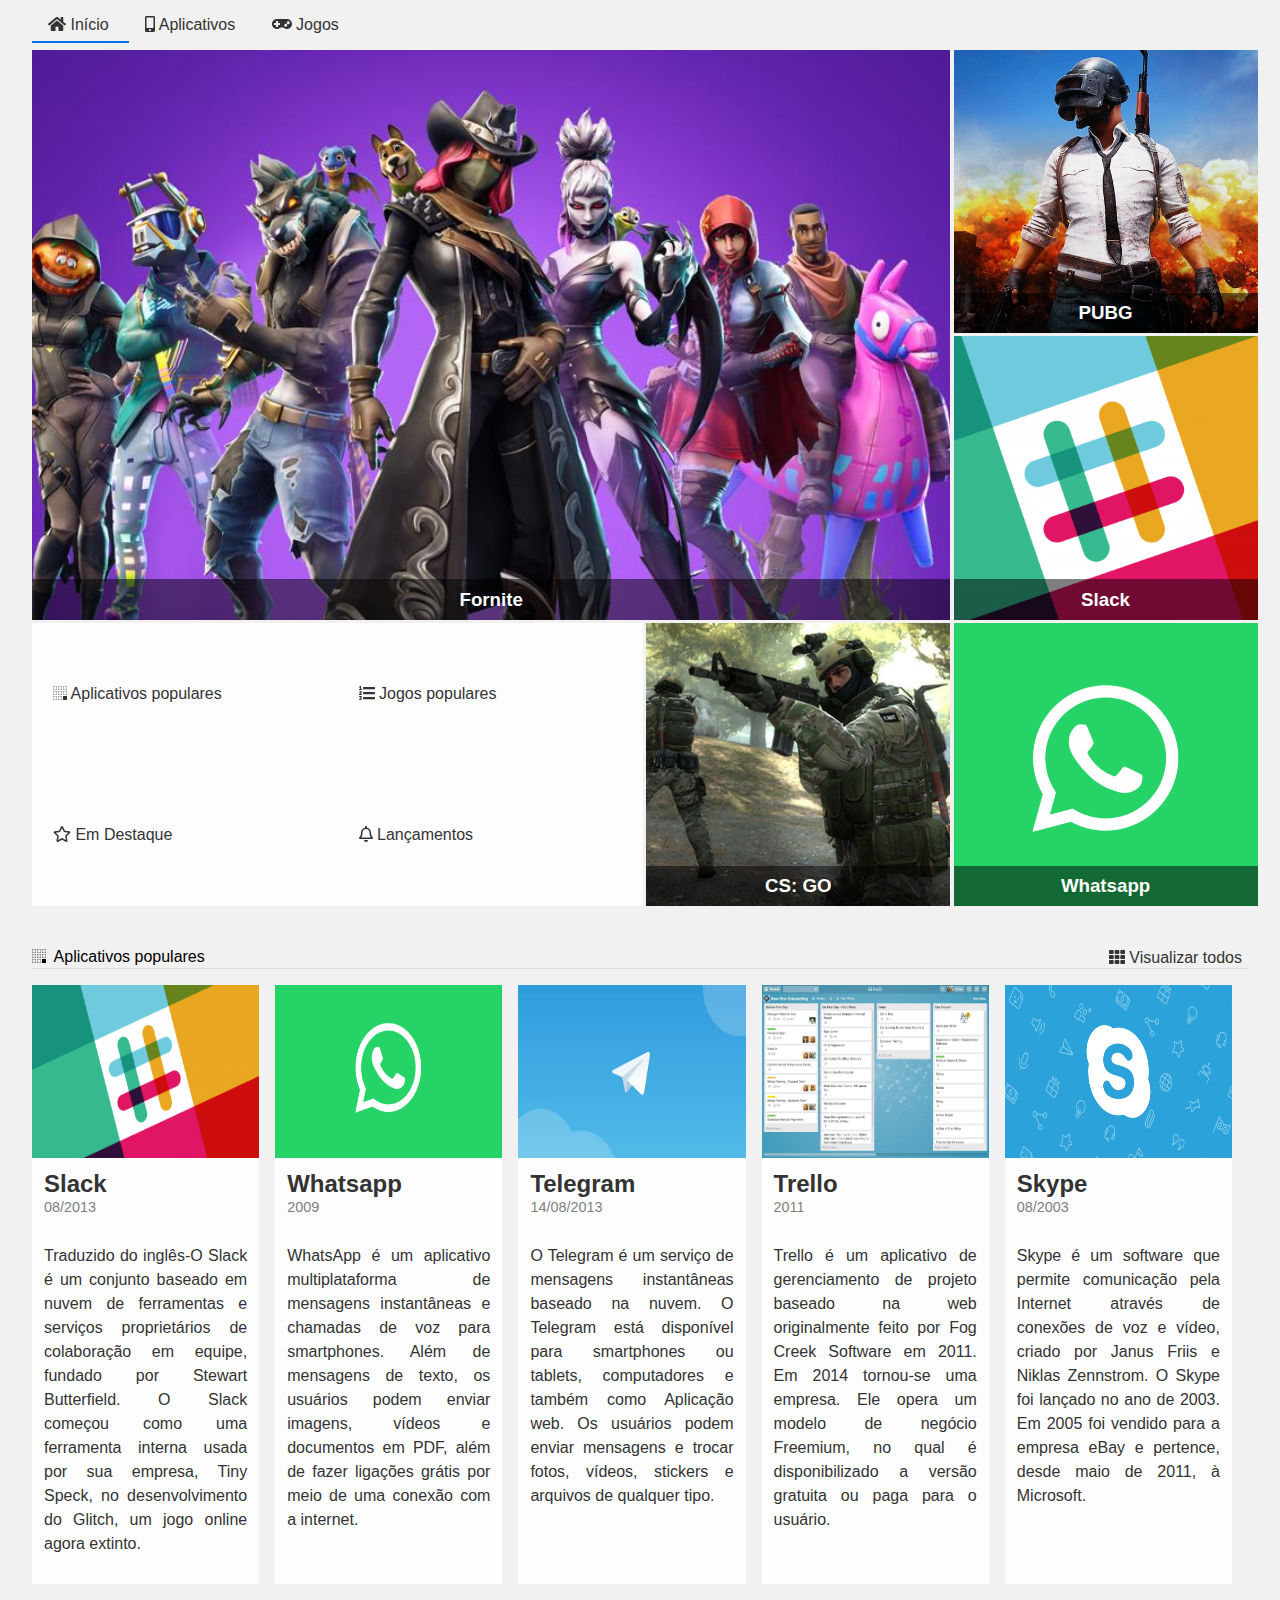
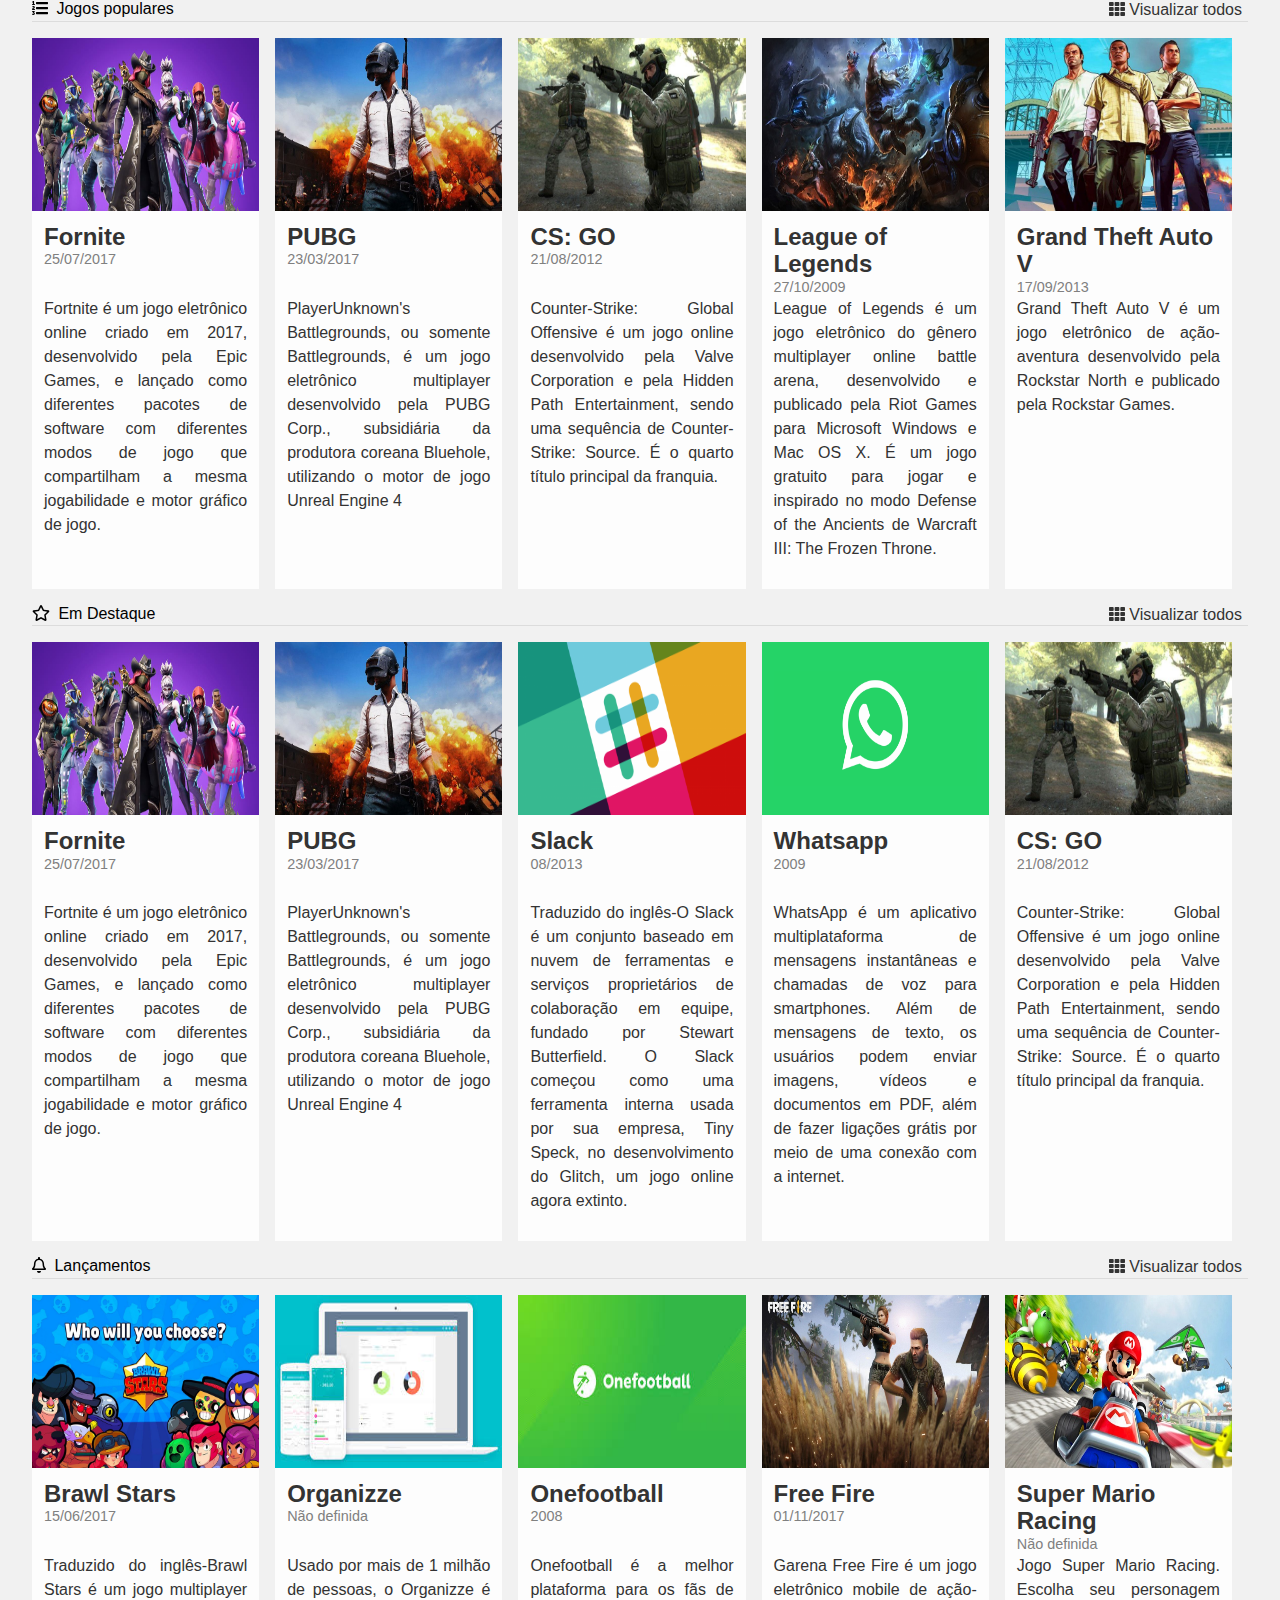
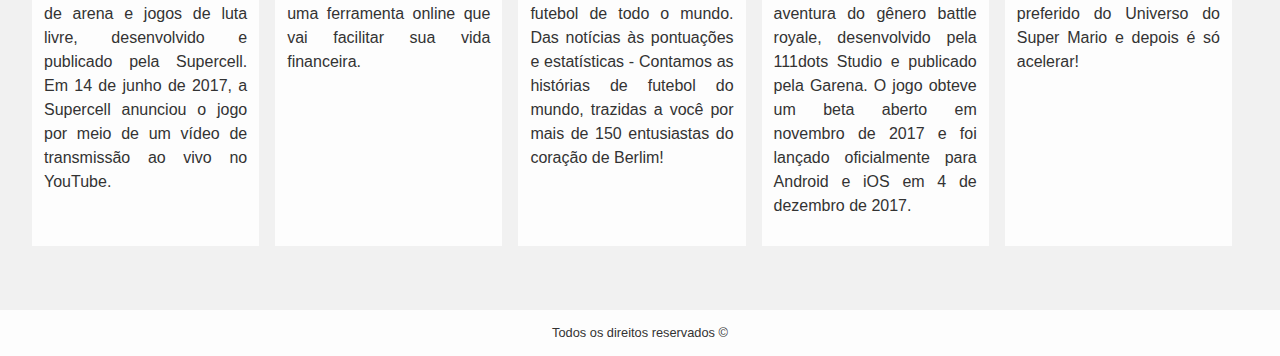
<file: ENGENHEIRO FRONT-END/CSS GRID/curso-alura-css-grid-layout-master/index.html>
<!DOCTYPE html>
<html lang="en">
<head>
    <meta charset="UTF-8">
    <meta name="viewport" content="width=device-width, initial-scale=1.0">
    <meta http-equiv="X-UA-Compatible" content="ie=edge">
    <title>Alura Store | Baixe nossos aplicativos e jogos</title>
    <link href="./assets/css/normalize.css" rel="stylesheet">
    <link href="./assets/css/reset.css" rel="stylesheet">
    <link href="./assets/css/style.css" rel="stylesheet">
    <link href="./assets/css/destaques.css" rel="stylesheet">
    <link href="./assets/css/populares.css" rel="stylesheet">
    <link href="./assets/css/menu.css" rel="stylesheet">
    <link href="./assets/css/responsivo.css" rel="stylesheet">
</head>
<body class="app">
    <header class="cabecalho">
        <nav class="menu">
            <ul class="menu__lista">
                <li class="menu__item">
                    <a class="menu__link ativo" href="#">
                        <i class="fas fa-home"></i>
                        Início
                    </a>
                    <a class="menu__link" href="#">
                        <i class="fas fa-mobile-alt"></i>
                        Aplicativos</a>
                    <a class="menu__link" href="#">
                        <i class="fas fa-gamepad"></i>
                        Jogos
                    </a>
                </li>
            </ul>
        </nav>
    </header>
    <main class="conteudo">
        <section class="destaques">
            <div class="destaques__principal caixa">
                <h3 class="destaques__titulo">Fornite</h3>
            </div>
            <div class="destaques__secundario caixa">
                <h3 class="destaques__titulo">PUBG</h3>
            </div>
            <div class="destaques__secundario caixa">
                <h3 class="destaques__titulo">Slack</h3>
            </div>
            <div class="destaques__secundario caixa">
                <h3 class="destaques__titulo">Whatsapp</h3>
            </div>
            <div class="destaques__secundario caixa">
                <h3 class="destaques__titulo">CS: GO</h3>
            </div>
            <div class="destaques__categorias">
                <ul class="destaques__categorias___lista">
                    <li class="destaques__categorias___item">
                        <a class="destaques__categorias___link" href="#">
                            <i class="destaques__categorias___icone fab fa-buromobelexperte"></i>
                            Aplicativos populares
                        </a>
                    </li>
                    <li class="destaques__categorias___item">
                        <a class="destaques__categorias___link" href="#">
                            <i class="fas fa-list-ol"></i>
                            Jogos populares
                        </a>
                    </li>
                    <li class="destaques__categorias___item">
                        <a class="destaques__categorias___link" href="#">
                            <i class="far fa-star"></i>
                            Em Destaque
                        </a>
                    </li>
                    <li class="destaques__categorias___item">
                        <a class="destaques__categorias___link" href="#">
                            <i class="far fa-bell"></i>
                            Lançamentos
                        </a>
                    </li>
                </ul>
            </div>
        </section>
        <section class="populares">
            <div class="populares__itens">
                <div class="populares__info">
                    <div class="populares__cabecalho">
                        <h4 class="populares__titulo">
                            <i class="populares__icone fab fa-buromobelexperte"></i>
                            Aplicativos populares
                        </h4>
                        <button class="populares__botao">
                            <i class="fas fa-th"></i>
                            Visualizar todos
                        </button>
                    </div>
                </div>
                <div class="populares__conteudo">
                    <div class="populares__card">
                        <img class="populares__card___imagem" src="./assets/img/slack.png"></img>
                        <div class="populares__card___corpo">
                            <div class="populares__card___cabecalho">
                                <h5 class="populares__card___titulo">Slack</h5>
                                <time class="populares__card___data" datetime="2013-08-01">08/2013</time>
                            </div>
                            <div class="populares__card___descricao">
                                Traduzido do inglês-O Slack é um conjunto baseado em nuvem de ferramentas e serviços proprietários de colaboração em equipe, fundado por Stewart Butterfield. O Slack começou como uma ferramenta interna usada por sua empresa, Tiny Speck, no desenvolvimento do Glitch, um jogo online agora extinto.
                            </div>
                        </div>
                    </div>
                    <div class="populares__card">
                        <img class="populares__card___imagem" src="./assets/img/whatsapp.png"></img>
                        <div class="populares__card___corpo">
                            <div class="populares__card___cabecalho">
                                <h5 class="populares__card___titulo">Whatsapp</h5>
                                <time class="populares__card___data" datetime="20090-01-01">2009</time>
                            </div>
                            <div class="populares__card___descricao">
                                WhatsApp é um aplicativo multiplataforma de mensagens instantâneas e chamadas de voz para smartphones. Além de mensagens de texto, os usuários podem enviar imagens, vídeos e documentos em PDF, além de fazer ligações grátis por meio de uma conexão com a internet.
                            </div>
                        </div>
                    </div>
                    <div class="populares__card">
                        <img class="populares__card___imagem" src="./assets/img/telegram.jpeg"></img>
                        <div class="populares__card___corpo">
                            <div class="populares__card___cabecalho">
                                <h5 class="populares__card___titulo">Telegram</h5>
                                <time class="populares__card___data" datetime="2013-08-14">14/08/2013</time>
                            </div>
                            <div class="populares__card___descricao">
                                O Telegram é um serviço de mensagens instantâneas baseado na nuvem. O Telegram está disponível para smartphones ou tablets, computadores e também como Aplicação web. Os usuários podem enviar mensagens e trocar fotos, vídeos, stickers e arquivos de qualquer tipo.
                            </div>
                        </div>
                    </div>
                    <div class="populares__card">
                        <img class="populares__card___imagem" src="./assets/img/trello.jpg"></img>
                        <div class="populares__card___corpo">
                            <div class="populares__card___cabecalho">
                                <h5 class="populares__card___titulo">Trello</h5>
                                <time class="populares__card___data" datetime="2011-01-01">2011</time>
                            </div>
                            <div class="populares__card___descricao">
                                Trello é um aplicativo de gerenciamento de projeto baseado na web originalmente feito por Fog Creek Software em 2011. Em 2014 tornou-se uma empresa. Ele opera um modelo de negócio Freemium, no qual é disponibilizado a versão gratuita ou paga para o usuário.
                            </div>
                        </div>
                    </div>
                    <div class="populares__card">
                        <img class="populares__card___imagem" src="./assets/img/skype.png"></img>
                        <div class="populares__card___corpo">
                            <div class="populares__card___cabecalho">
                                <h5 class="populares__card___titulo">Skype</h5>
                                <time class="populares__card___data" datetime="2003-08-01">08/2003</time>
                            </div>
                            <div class="populares__card___descricao">
                                Skype é um software que permite comunicação pela Internet através de conexões de voz e vídeo, criado por Janus Friis e Niklas Zennstrom. O Skype foi lançado no ano de 2003. Em 2005 foi vendido para a empresa eBay e pertence, desde maio de 2011, à Microsoft.
                            </div>
                        </div>
                    </div>
                </div>
            </div>
            <div class="populares__itens">
                <div class="populares__info">
                    <div class="populares__cabecalho">
                        <h4 class="populares__titulo">
                            <i class="populares__icone fas fa-list-ol"></i>
                            Jogos populares
                        </h4>
                        <button class="populares__botao">
                            <i class="fas fa-th"></i>
                            Visualizar todos
                        </button>
                    </div>
                </div>
                <div class="populares__conteudo">
                    <div class="populares__card">
                        <img class="populares__card___imagem" src="./assets/img/fortnite.jpg"></img>
                        <div class="populares__card___corpo">
                            <div class="populares__card___cabecalho">
                                <h5 class="populares__card___titulo">Fornite</h5>
                                <time class="populares__card___data" datetime="2017-07-25">25/07/2017</time>
                            </div>
                            <div class="populares__card___descricao">
                                Fortnite é um jogo eletrônico online criado em 2017, desenvolvido pela Epic Games, e lançado como diferentes pacotes de software com diferentes modos de jogo que compartilham a mesma jogabilidade e motor gráfico de jogo.
                            </div>
                        </div>
                    </div>
                    <div class="populares__card">
                        <img class="populares__card___imagem" src="./assets/img/pubg.jpg"></img>
                        <div class="populares__card___corpo">
                            <div class="populares__card___cabecalho">
                                <h5 class="populares__card___titulo">PUBG</h5>
                                <time class="populares__card___data" datetime="2017-03-23">23/03/2017</time>
                            </div>
                            <div class="populares__card___descricao">
                                PlayerUnknown's Battlegrounds, ou somente Battlegrounds, é um jogo eletrônico multiplayer desenvolvido pela PUBG Corp., subsidiária da produtora coreana Bluehole, utilizando o motor de jogo Unreal Engine 4
                            </div>
                        </div>
                    </div>
                    <div class="populares__card">
                        <img class="populares__card___imagem" src="./assets/img/cs-go.jpg"></img>
                        <div class="populares__card___corpo">
                            <div class="populares__card___cabecalho">
                                <h5 class="populares__card___titulo">CS: GO</h5>
                                <time class="populares__card___data" datetime="2012-08-21">21/08/2012</time>
                            </div>
                            <div class="populares__card___descricao">
                                Counter-Strike: Global Offensive é um jogo online desenvolvido pela Valve Corporation e pela Hidden Path Entertainment, sendo uma sequência de Counter-Strike: Source. É o quarto título principal da franquia.
                            </div>
                        </div>
                    </div>
                    <div class="populares__card">
                        <img class="populares__card___imagem" src="./assets/img/lol.jpg"></img>
                        <div class="populares__card___corpo">
                            <div class="populares__card___cabecalho">
                                <h5 class="populares__card___titulo">League of Legends</h5>
                                <time class="populares__card___data" datetime="2009-10-27">27/10/2009</time>
                            </div>
                            <div class="populares__card___descricao">
                                League of Legends é um jogo eletrônico do gênero multiplayer online battle arena, desenvolvido e publicado pela Riot Games para Microsoft Windows e Mac OS X. É um jogo gratuito para jogar e inspirado no modo Defense of the Ancients de Warcraft III: The Frozen Throne.
                            </div>
                        </div>
                    </div>
                    <div class="populares__card">
                        <img class="populares__card___imagem" src="./assets/img/gta-v.jpg"></img>
                        <div class="populares__card___corpo">
                            <div class="populares__card___cabecalho">
                                <h5 class="populares__card___titulo">Grand Theft Auto V</h5>
                                <time class="populares__card___data" datetime="2013-09-17">17/09/2013</time>
                            </div>
                            <div class="populares__card___descricao">
                                Grand Theft Auto V é um jogo eletrônico de ação-aventura desenvolvido pela Rockstar North e publicado pela Rockstar Games.
                            </div>
                        </div>
                    </div>
                </div>
            </div>
            <div class="populares__itens">
                <div class="populares__info">
                    <div class="populares__cabecalho">
                        <h4 class="populares__titulo">
                            <i class="populares__icone far fa-star"></i>
                            Em Destaque
                        </h4>
                        <button class="populares__botao">
                            <i class="fas fa-th"></i>
                            Visualizar todos
                        </button>
                    </div>
                </div>
                <div class="populares__conteudo">
                    <div class="populares__card">
                        <img class="populares__card___imagem" src="./assets/img/fortnite.jpg"></img>
                        <div class="populares__card___corpo">
                            <div class="populares__card___cabecalho">
                                <h5 class="populares__card___titulo">Fornite</h5>
                                <time class="populares__card___data" datetime="2017-07-25">25/07/2017</time>
                            </div>
                            <div class="populares__card___descricao">
                                Fortnite é um jogo eletrônico online criado em 2017, desenvolvido pela Epic Games, e lançado como diferentes pacotes de software com diferentes modos de jogo que compartilham a mesma jogabilidade e motor gráfico de jogo.
                            </div>
                        </div>
                    </div>
                    <div class="populares__card">
                        <img class="populares__card___imagem" src="./assets/img/pubg.jpg"></img>
                        <div class="populares__card___corpo">
                            <div class="populares__card___cabecalho">
                                <h5 class="populares__card___titulo">PUBG</h5>
                                <time class="populares__card___data" datetime="2017-03-23">23/03/2017</time>
                            </div>
                            <div class="populares__card___descricao">
                                PlayerUnknown's Battlegrounds, ou somente Battlegrounds, é um jogo eletrônico multiplayer desenvolvido pela PUBG Corp., subsidiária da produtora coreana Bluehole, utilizando o motor de jogo Unreal Engine 4
                            </div>
                        </div>
                    </div>
                    <div class="populares__card">
                        <img class="populares__card___imagem" src="./assets/img/slack.png"></img>
                        <div class="populares__card___corpo">
                            <div class="populares__card___cabecalho">
                                <h5 class="populares__card___titulo">Slack</h5>
                                <time class="populares__card___data" datetime="2013-08-01">08/2013</time>
                            </div>
                            <div class="populares__card___descricao">
                                Traduzido do inglês-O Slack é um conjunto baseado em nuvem de ferramentas e serviços proprietários de colaboração em equipe, fundado por Stewart Butterfield. O Slack começou como uma ferramenta interna usada por sua empresa, Tiny Speck, no desenvolvimento do Glitch, um jogo online agora extinto.
                            </div>
                        </div>
                    </div>
                    <div class="populares__card">
                        <img class="populares__card___imagem" src="./assets/img/whatsapp.png"></img>
                        <div class="populares__card___corpo">
                            <div class="populares__card___cabecalho">
                                <h5 class="populares__card___titulo">Whatsapp</h5>
                                <time class="populares__card___data" datetime="20090-01-01">2009</time>
                            </div>
                            <div class="populares__card___descricao">
                                WhatsApp é um aplicativo multiplataforma de mensagens instantâneas e chamadas de voz para smartphones. Além de mensagens de texto, os usuários podem enviar imagens, vídeos e documentos em PDF, além de fazer ligações grátis por meio de uma conexão com a internet.
                            </div>
                        </div>
                    </div>
                    <div class="populares__card">
                        <img class="populares__card___imagem" src="./assets/img/cs-go.jpg"></img>
                        <div class="populares__card___corpo">
                            <div class="populares__card___cabecalho">
                                <h5 class="populares__card___titulo">CS: GO</h5>
                                <time class="populares__card___data" datetime="2012-08-21">21/08/2012</time>
                            </div>
                            <div class="populares__card___descricao">
                                Counter-Strike: Global Offensive é um jogo online desenvolvido pela Valve Corporation e pela Hidden Path Entertainment, sendo uma sequência de Counter-Strike: Source. É o quarto título principal da franquia.
                            </div>
                        </div>
                    </div>
                </div>
            </div>
            <div class="populares__itens">
                <div class="populares__info">
                    <div class="populares__cabecalho">
                        <h4 class="populares__titulo">
                            <i class="populares__icone far fa-bell"></i>
                            Lançamentos
                        </h4>
                        <button class="populares__botao">
                            <i class="fas fa-th"></i>
                            Visualizar todos
                        </button>
                    </div>
                </div>
                <div class="populares__conteudo">
                    <div class="populares__card">
                        <img class="populares__card___imagem" src="./assets/img/brawl-stars.jpg"></img>
                        <div class="populares__card___corpo">
                            <div class="populares__card___cabecalho">
                                <h5 class="populares__card___titulo">Brawl Stars</h5>
                                <time class="populares__card___data" datetime="2017-06-15">15/06/2017</time>
                            </div>
                            <div class="populares__card___descricao">
                                Traduzido do inglês-Brawl Stars é um jogo multiplayer de arena e jogos de luta livre, desenvolvido e publicado pela Supercell. Em 14 de junho de 2017, a Supercell anunciou o jogo por meio de um vídeo de transmissão ao vivo no YouTube.
                            </div>
                        </div>
                    </div>
                    <div class="populares__card">
                        <img class="populares__card___imagem" src="./assets/img/organizze.jpeg"></img>
                        <div class="populares__card___corpo">
                            <div class="populares__card___cabecalho">
                                <h5 class="populares__card___titulo">Organizze</h5>
                                <time class="populares__card___data" datetime="">Não definida</time>
                            </div>
                            <div class="populares__card___descricao">
                                Usado por mais de 1 milhão de pessoas, o Organizze é uma ferramenta online que vai facilitar sua vida financeira.  
                            </div>
                        </div>
                    </div>
                    <div class="populares__card">
                        <img class="populares__card___imagem" src="./assets/img/onefotball.jpeg"></img>
                        <div class="populares__card___corpo">
                            <div class="populares__card___cabecalho">
                                <h5 class="populares__card___titulo">Onefootball</h5>
                                <time class="populares__card___data" datetime="2008-01-01">2008</time>
                            </div>
                            <div class="populares__card___descricao">
                                Onefootball é a melhor plataforma para os fãs de futebol de todo o mundo. Das notícias às pontuações e estatísticas - Contamos as histórias de futebol do mundo, trazidas a você por mais de 150 entusiastas do coração de Berlim!
                            </div>
                        </div>
                    </div>
                    <div class="populares__card">
                        <img class="populares__card___imagem" src="./assets/img/free-fire.jpg"></img>
                        <div class="populares__card___corpo">
                            <div class="populares__card___cabecalho">
                                <h5 class="populares__card___titulo">Free Fire</h5>
                                <time class="populares__card___data" datetime="2017-11-01">01/11/2017</time>
                            </div>
                            <div class="populares__card___descricao">
                                Garena Free Fire é um jogo eletrônico mobile de ação-aventura do gênero battle royale, desenvolvido pela 111dots Studio e publicado pela Garena. O jogo obteve um beta aberto em novembro de 2017 e foi lançado oficialmente para Android e iOS em 4 de dezembro de 2017.
                            </div>
                        </div>
                    </div>
                    <div class="populares__card">
                        <img class="populares__card___imagem" src="./assets/img/mario-kart.jpg"></img>
                        <div class="populares__card___corpo">
                            <div class="populares__card___cabecalho">
                                <h5 class="populares__card___titulo">Super Mario Racing</h5>
                                <time class="populares__card___data" datetime="">Não definida</time>
                            </div>
                            <div class="populares__card___descricao">
                                Jogo Super Mario Racing. Escolha seu personagem preferido do Universo do Super Mario e depois é só acelerar!
                            </div>
                        </div>
                    </div>
                </div>
            </div>
        </section>
    </main>
    <footer class="rodape">Todos os direitos reservados &copy;</footer>
    <script src="./assets/js/fontawesome.all.min.js"></script>
</body>
</html>
</file>
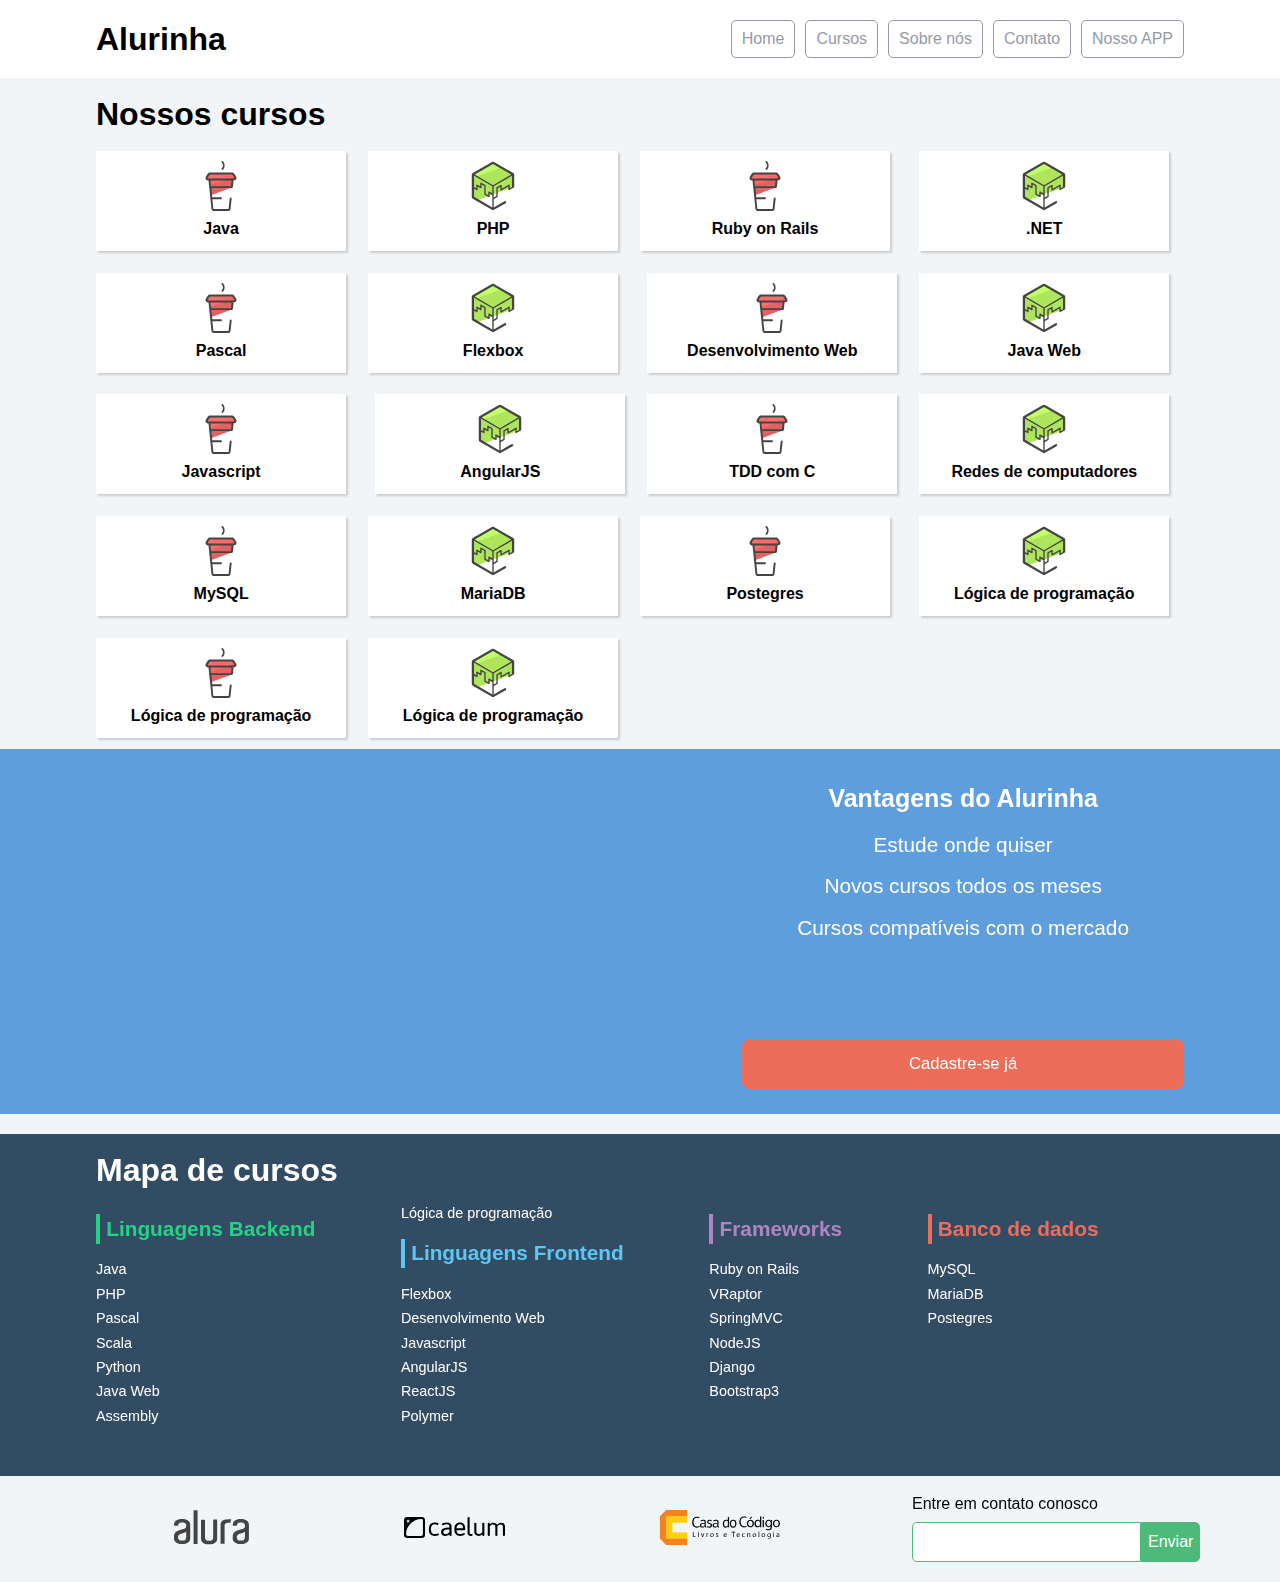
<file: ENGENHEIRO FRONT-END/FLEXBOX/Alurinha/index.html>
<!doctype html>
<html>
<head>
	<meta charset="utf-8">
	<meta name="viewport" content="width=device-width, initial-scale=1">
	<title>Alurinha | Cursos online</title>
	<link rel="stylesheet" href="css/reset.css">
	<link rel="stylesheet" href="css/style.css">
	<link rel="stylesheet" href="css/flexbox.css">
</head>
<body>

	<header class="cabecalhoPrincipal">
		<div class="container">
			<h1 class="cabecalhoPrincipal-titulo">
				<a href="#">Alurinha</a>
			</h1>

			<nav class="cabecalhoPrincipal-nav">
				<a class="cabecalhoPrincipal-nav-link" href="#">Home</a>
				<a class="cabecalhoPrincipal-nav-link" href="#">Cursos</a>
				<a class="cabecalhoPrincipal-nav-link" href="#">Sobre nós</a>
				<a class="cabecalhoPrincipal-nav-link" href="#">Contato</a>
				<a class="cabecalhoPrincipal-nav-link cabecalhoPrincipal-nav-link-app" href="#">Nosso APP</a>
			</nav>
		</div>

	</header>

	<main class="conteudoPrincipal">
		<div class="container">
			<h2 class="subtitulo">Nossos cursos</h2>

			<nav>
				<ul class="conteudoPrincipal-cursos">
					<li class="conteudoPrincipal-cursos-link"><a href="#">Java</a></li>
					<li class="conteudoPrincipal-cursos-link"><a href="#">PHP</a></li>
					<li class="conteudoPrincipal-cursos-link"><a href="#">Ruby on Rails</a></li>
					<li class="conteudoPrincipal-cursos-link"><a href="#">.NET</a></li>
					<li class="conteudoPrincipal-cursos-link"><a href="#">Pascal</a></li>
					<li class="conteudoPrincipal-cursos-link"><a href="#">Flexbox</a></li>
					<li class="conteudoPrincipal-cursos-link"><a href="#">Desenvolvimento Web</a></li>
					<li class="conteudoPrincipal-cursos-link"><a href="#">Java Web</a></li>
					<li class="conteudoPrincipal-cursos-link"><a href="#">Javascript</a></li>
					<li class="conteudoPrincipal-cursos-link"><a href="#">AngularJS</a></li>
					<li class="conteudoPrincipal-cursos-link"><a href="#">TDD com C</a></li>
					<li class="conteudoPrincipal-cursos-link"><a href="#">Redes de computadores</a></li>
					<li class="conteudoPrincipal-cursos-link"><a href="#">MySQL</a></li>
					<li class="conteudoPrincipal-cursos-link"><a href="#">MariaDB</a></li>
					<li class="conteudoPrincipal-cursos-link"><a href="#">Postegres</a></li>
					<li class="conteudoPrincipal-cursos-link"><a href="#">Lógica de programação</a></li>
					<li class="conteudoPrincipal-cursos-link"><a href="#">Lógica de programação</a></li>
					<li class="conteudoPrincipal-cursos-link"><a href="#">Lógica de programação</a></li>
				</ul>
			</nav>
		</div>

		<section class="videoSobre">
			<div class="container">
				<iframe class="videoSobre-video" width="560" height="315" src="https://www.youtube.com/embed/bIlOsJzBVaY?list=PLh2Y_pKOa4UcF1BYPJR3EIMRi3nWAUxIp" frameborder="0" allowfullscreen></iframe>
				
				<div class="videoSobre-sobre">
					<h2 class="videoSobre-sobre-title">Vantagens do Alurinha</h2>
					<ul class="videoSobre-sobre-list">
						<li class="videoSobre-sobre-item">Estude onde quiser</li>
						<li class="videoSobre-sobre-item">Novos cursos todos os meses</li>
						<li class="videoSobre-sobre-item">Cursos compatíveis com o mercado</li>
					</ul>
					<button class="videoSobre-button">Cadastre-se já</button>
				</div>
			</div>
		</section>

	</main>

	<footer class="rodapePrincipal">
		<div class="container">

			<section class="rodapePrincipal-navMap">
				<h3 class="subtitulo">Mapa de cursos</h3>
				<nav class="rodapePrincipal-navMap-list">

					<h4 class="navmap-list-title navmap-list-title-backend">Linguagens Backend</h4>
					<a class="rodapePrincipal-navMap-link" href="#">Java</a>
					<a class="rodapePrincipal-navMap-link" href="#">PHP</a>
					<a class="rodapePrincipal-navMap-link" href="#">Pascal</a>
					<a class="rodapePrincipal-navMap-link" href="#">Scala</a>
					<a class="rodapePrincipal-navMap-link" href="#">Python</a>
					<a class="rodapePrincipal-navMap-link" href="#">Java Web</a>
					<a class="rodapePrincipal-navMap-link" href="#">Assembly</a>
					<a class="rodapePrincipal-navMap-link" href="#">Lógica de programação</a>

					<h4 class="navmap-list-title navmap-list-title-frontend">Linguagens Frontend</h4>
					<a class="rodapePrincipal-navMap-link" href="#">Flexbox</a>
					<a class="rodapePrincipal-navMap-link" href="#">Desenvolvimento Web</a>
					<a class="rodapePrincipal-navMap-link" href="#">Javascript</a>
					<a class="rodapePrincipal-navMap-link" href="#">AngularJS</a>
					<a class="rodapePrincipal-navMap-link" href="#">ReactJS</a>
					<a class="rodapePrincipal-navMap-link" href="#">Polymer</a>
					
					<h4 class="navmap-list-title navmap-list-title-framework">Frameworks</h4>
					<a class="rodapePrincipal-navMap-link" href="#">Ruby on Rails</a>
					<a class="rodapePrincipal-navMap-link" href="#">VRaptor</a>
					<a class="rodapePrincipal-navMap-link" href="#">SpringMVC</a>
					<a class="rodapePrincipal-navMap-link" href="#">NodeJS</a>
					<a class="rodapePrincipal-navMap-link" href="#">Django</a>
					<a class="rodapePrincipal-navMap-link" href="#">Bootstrap3</a>

					<h4 class="navmap-list-title navmap-list-title-bancoDeDados">Banco de dados</h4>
					<a class="rodapePrincipal-navMap-link" href="#">MySQL</a>
					<a class="rodapePrincipal-navMap-link" href="#">MariaDB</a>
					<a class="rodapePrincipal-navMap-link" href="#">Postegres</a>

				</nav>
			</section>

		</div>

		<section class="rodapePrincipal-patrocinadores">
			<div class="container">
				<ul class="rodapePrincipal-patrocinadores-list">
					<li>
						<a class="rodapePrincipal-patrocinadores-list-link patrocinadores-list-link-alura" href="#">
							<img src="img/logos/alura.svg" alt="Logo da Alura">
						</a>
					</li>
					<li>
						<a class="rodapePrincipal-patrocinadores-list-link patrocinadores-list-link-caelum" href="#">
							<img src="img/logos/caelum.svg" alt="Logo da Caelum">
						</a>
					</li>
					<li>
						<a class="rodapePrincipal-patrocinadores-list-link patrocinadores-list-link-casaDoCodigo" href="#">
							<img src="img/logos/cdc.svg" alt="Logo da Casa do Código">
						</a>
					</li>
				</ul>
				<form class="rodapePrincipal-contatoForm" action="#">
					<fieldset>
						<legend class="rodapePrincipal-contatoForm-legend" for="email-contato">Entre em contato conosco</legend>
						<div class="rodapePrincipal-contatoForm-fieldset"> 
							<input class="rodapePrincipal-contatoForm-emailInput" type="email" name="email-contato" id="email-contato">
							<button class="rodapePrincipal-contatoForm-submit" type="submit">Enviar</button>
						</div>
					</fieldset>
				</form>
			</div>
		</section>
	</footer>

</body>
</html>
</file>
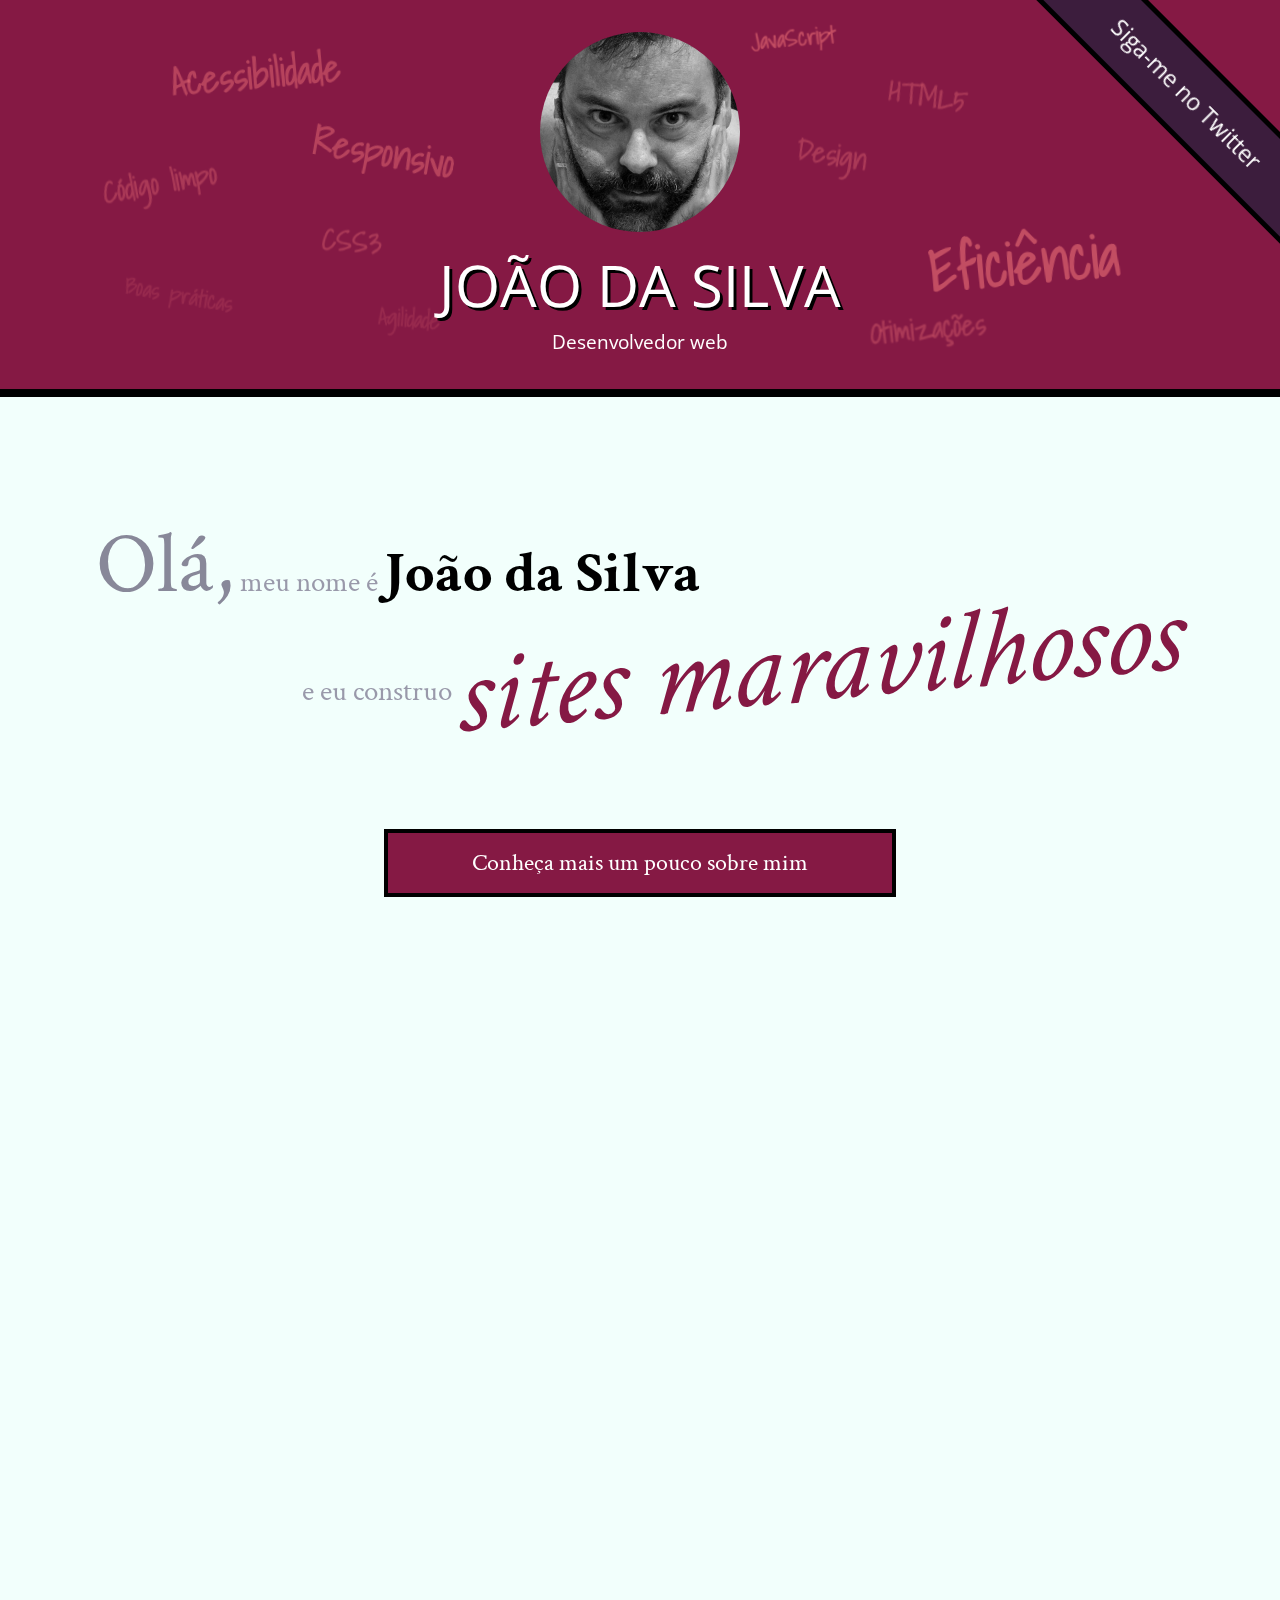
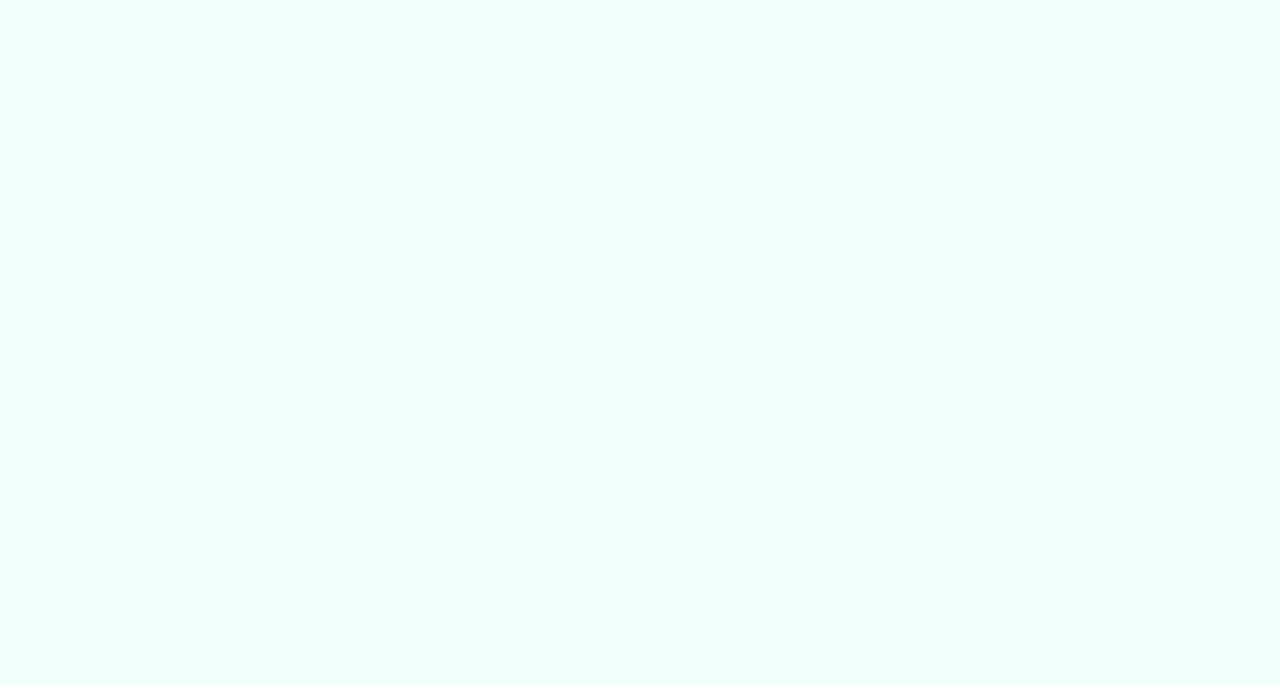
<file: ENGENHEIRO FRONT-END/HTML5 e CSS3/HTML-CSS II/index.html>
<!DOCTYPE html>
<html lang="pt">
<head>
    <meta charset="UTF-8">
    <title>João da Silva - Desenvolvedor Web</title>
    <link rel="shortcut icon" href="imagens/favicon.png">
    <link rel="stylesheet" href="css/reset.css">
    <link rel="stylesheet" href="css/site.css">
    <link rel="stylesheet" href="css/index.css">
    <link rel="stylesheet" href="http://fonts.googleapis.com/css?family=Crimson+Text:400,400italic,600">
    <link rel="stylesheet" href="http://fonts.googleapis.com/css?family=Open+Sans+Condensed:700">
    <link rel="stylesheet" href="http://fonts.googleapis.com/css?family=Shadows+Into+Light">
</head>
<body>
    <header class="titulo-principal">
        <img class="foto-home" src="imagens/eu.jpg" alt="Foto de João da Silva">
        <h1>João da Silva</h1>
        <p class="subtitulo-principal">Desenvolvedor web</p>
        <ul class="palavras-home">
            <li class="palavra-home eficiencia">Eficiência</li>
            <li class="palavra-home boas-praticas">Boas práticas</li>
            <li class="palavra-home codigo-limpo">Código limpo</li>
            <li class="palavra-home css3">CSS3</li>
            <li class="palavra-home html5">HTML5</li>
            <li class="palavra-home javascript">JavaScript</li>
            <li class="palavra-home acessibilidade">Acessibilidade</li>
            <li class="palavra-home responsivo">Responsivo</li>
            <li class="palavra-home otimizacoes">Otimizações</li>
            <li class="palavra-home agilidade">Agilidade</li>
            <li class="palavra-home design">Design</li>
        </ul>
        <a class="banner-twitter" href="http://twitter.com/joaodasilva">Siga-me no Twitter</a>
    </header>
    <main>
        <section class="secao-inicio saudacao">
            <p class="saudacao"><span class="saudacao-inicio">Olá,</span> meu nome é <strong>João da Silva</strong> <span class="saudacao-ultima-linha">e eu construo <em>sites maravilhosos</em></span></p>
            <a class="botao-index" href="bio.html">Conheça mais um pouco sobre mim</a>
        </section>
        <section class="secao-inicio trabalhos">
            <h2>Trabalhos</h2>
            <ul>
                <li><img src="imagens/bmw.png" alt="Site da BMW"></li>
                <li><img src="imagens/ibm.png" alt="Site da IBM"></li>
                <li><img src="imagens/uol.png" alt="Site da UOL"></li>
            </ul>
            <a class="botao-index" href="portfolio.html">Veja mais</a>
        </section>
        <section class="secao-inicio blog">
            <h2>Blog</h2>
            <small>Últimos posts</small>
            <ol>
                <li class="mais-recente">
                    <a href="blog.html">O essencial de design responsivo</a>
                    <p class="inicio-post">
                        Design responsivo tem ganho cada vez mais atenção como técnica de desenvolvimento de páginas web para dispositivos móveis. Mas como começar?
                    </p>
                </li>
                <li>
                    <a href="blog.html">Por que fazer páginas acessíveis?</a>
                    <p class="inicio-post">
                        Tem se falado cada vez sobre acessibilidade na web. Há diversas técnicas e diretivas a serem seguidas, inclusive da própria W3C. Mas vale a pena investir nisso?
                    </p>
                </li>
                <li>
                    <a href="blog.html">JavaScript não obstrusivo</a>
                    <p class="inicio-post">
                        JavaScript é uma linguagem essencial hoje em dia para criar páginas ricas, interativas e dinâmicas. Porém, há alguns cuidados que devem ser tomados ao colocarmos código JavaScript em nossas páginas.
                    </p>
                </li>
            </ol>
            <a class="botao-index" href="blog.html">Veja mais</a>
        </section>
    </main>
    <footer>
        <h2>Vamos conversar?</h2>
        <p>Você pode entrar em contato comigo <a href="contato.html">por e-mail</a> ou pelo telefone <a href="tel:+551234567890">(12) 3456-7890</a></p>
    </footer>
</body>
</html>
</file>
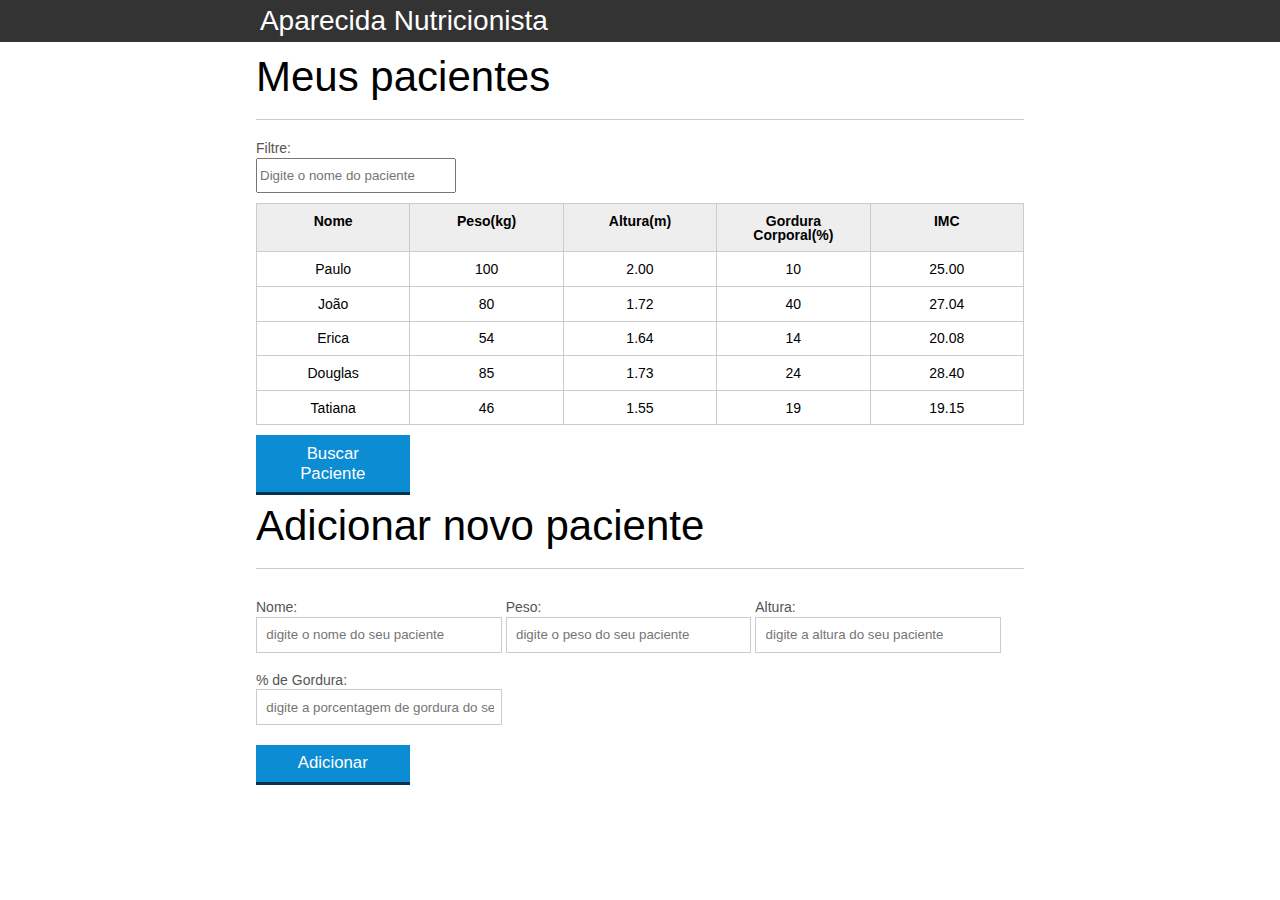
<file: ENGENHEIRO FRONT-END/JAVASCRIPT/JAVASCRIPT I/index.html>
<!DOCTYPE html>
<html lang="pt-br">
	<head>
		<meta charset="UTF-8">
		<title>Aparecida Nutrição</title>
		<link rel="icon" href="favicon.ico" type="image/x-icon">
		<link rel="stylesheet" type="text/css" href="css/reset.css">
		<link rel="stylesheet" type="text/css" href="css/index.css">

	</head>
	<body>

		<header>
			<div class="container">
				<h1 class="title">Aparecida Nutrição</h1>
			</div>
		</header>
		<main>
			<section class="container">
				<h2>Meus pacientes</h2>
				<label for="filtrar-tabela">Filtre:</label>
				<input type="text" name="filtro" id="filtrar-tabela" placeholder="Digite o nome do paciente">
				<table>
					<thead>
						<tr>
							<th>Nome</th>
							<th>Peso(kg)</th>
							<th>Altura(m)</th>
							<th>Gordura Corporal(%)</th>
							<th>IMC</th>
						</tr>
					</thead>
					<tbody id="tabela-pacientes">
						<tr class="paciente" id="primeiro-paciente" >
							<td class="info-nome">Paulo</td>
							<td class="info-peso">100</td>
							<td class="info-altura">2.00</td>
							<td class="info-gordura">10</td>
							<td class="info-imc">0</td>
						</tr>

						<tr class="paciente" >
							<td class="info-nome">João</td>
							<td class="info-peso">80</td>
							<td class="info-altura">1.72</td>
							<td class="info-gordura">40</td>
							<td class="info-imc">0</td>
						</tr>

						<tr class="paciente" >
							<td class="info-nome">Erica</td>
							<td class="info-peso">54</td>
							<td class="info-altura">1.64</td>
							<td class="info-gordura">14</td>
							<td class="info-imc">0</td>
						</tr>

						<tr class="paciente">
							<td class="info-nome">Douglas</td>
							<td class="info-peso">85</td>
							<td class="info-altura">1.73</td>
							<td class="info-gordura">24</td>
							<td class="info-imc">0</td>
						</tr>
						<tr class="paciente" >
							<td class="info-nome">Tatiana</td>
							<td class="info-peso">46</td>
							<td class="info-altura">1.55</td>
							<td class="info-gordura">19</td>
							<td class="info-imc">0</td>
						</tr>
					</tbody>
				</table>
				<span id="erro-ajax" class="invisivel">Erro ao buscar os pacientes</span>
				<button id="buscar-pacientes" class="botao bto-principal">Buscar Paciente</button>
			</section>
		</main>

		<section class="container">
			<h2 id="titulo-form">Adicionar novo paciente</h2>
			<ul id="mensagens-erro"></ul>
			<form id="form-adiciona">
				<div class="grupo">
					<label for="nome">Nome:</label>
					<input id="nome" name="nome" type="text" placeholder="digite o nome do seu paciente" class="campo">
				</div>
				<div class="grupo">
					<label for="peso">Peso:</label>
					<input id="peso" name="peso" type="text" placeholder="digite o peso do seu paciente" class="campo campo-medio">
				</div>
				<div class="grupo">
					<label for="altura">Altura:</label>
					<input id="altura" name="altura" type="text" placeholder="digite a altura do seu paciente" class="campo campo-medio">
				</div>
				<div class="grupo">
					<label for="gordura">% de Gordura:</label>
					<input id="gordura" name="gordura" type="text" placeholder="digite a porcentagem de gordura do seu paciente" class="campo campo-medio">
				</div>
		
				<button id="adicionar-paciente" class="botao bto-principal">Adicionar</button>
			</form>
		</section>
		<script src="js/calcula-imc.js"></script>
		<script src="js/form.js"></script>
		<script src="js/remover-paciente.js"></script>
		<script src="js/filtra.js"></script>
		<script src="js/buscar-paciente.js"></script>
	</body>
</html>
</file>
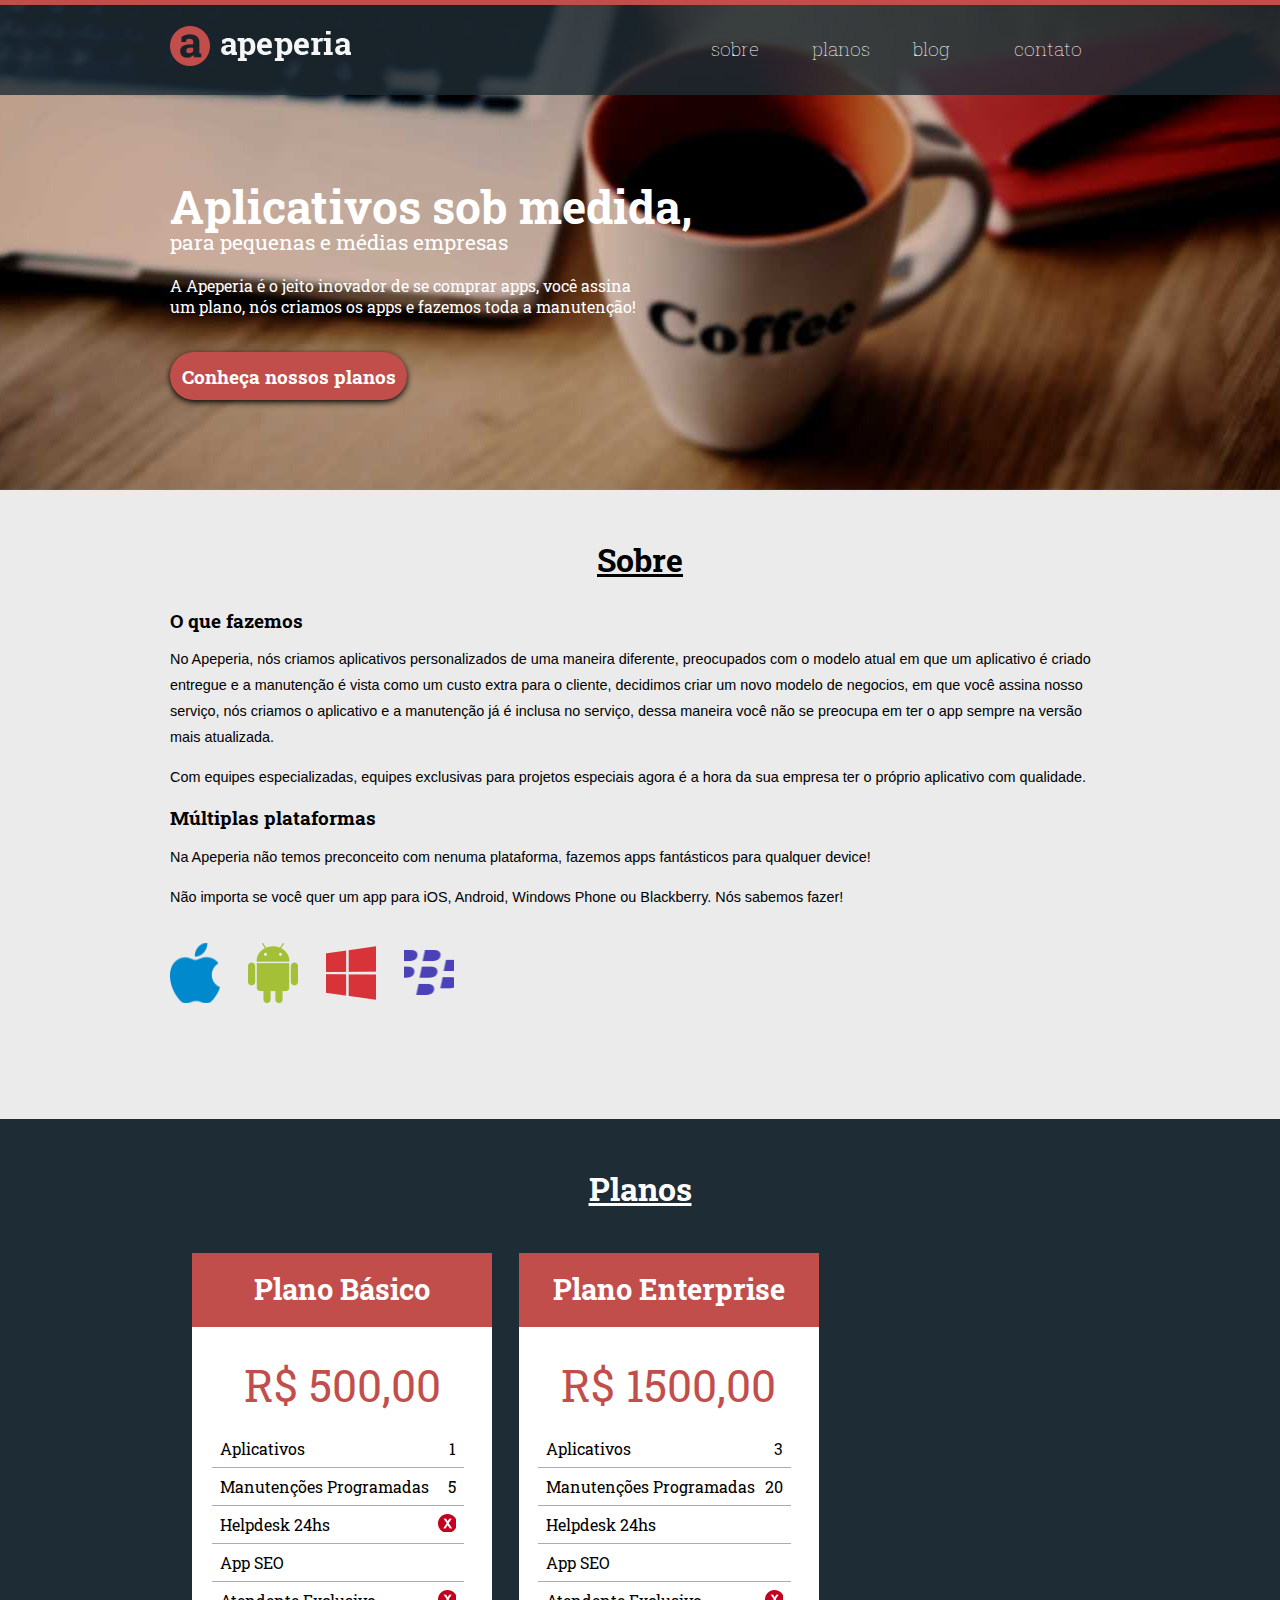
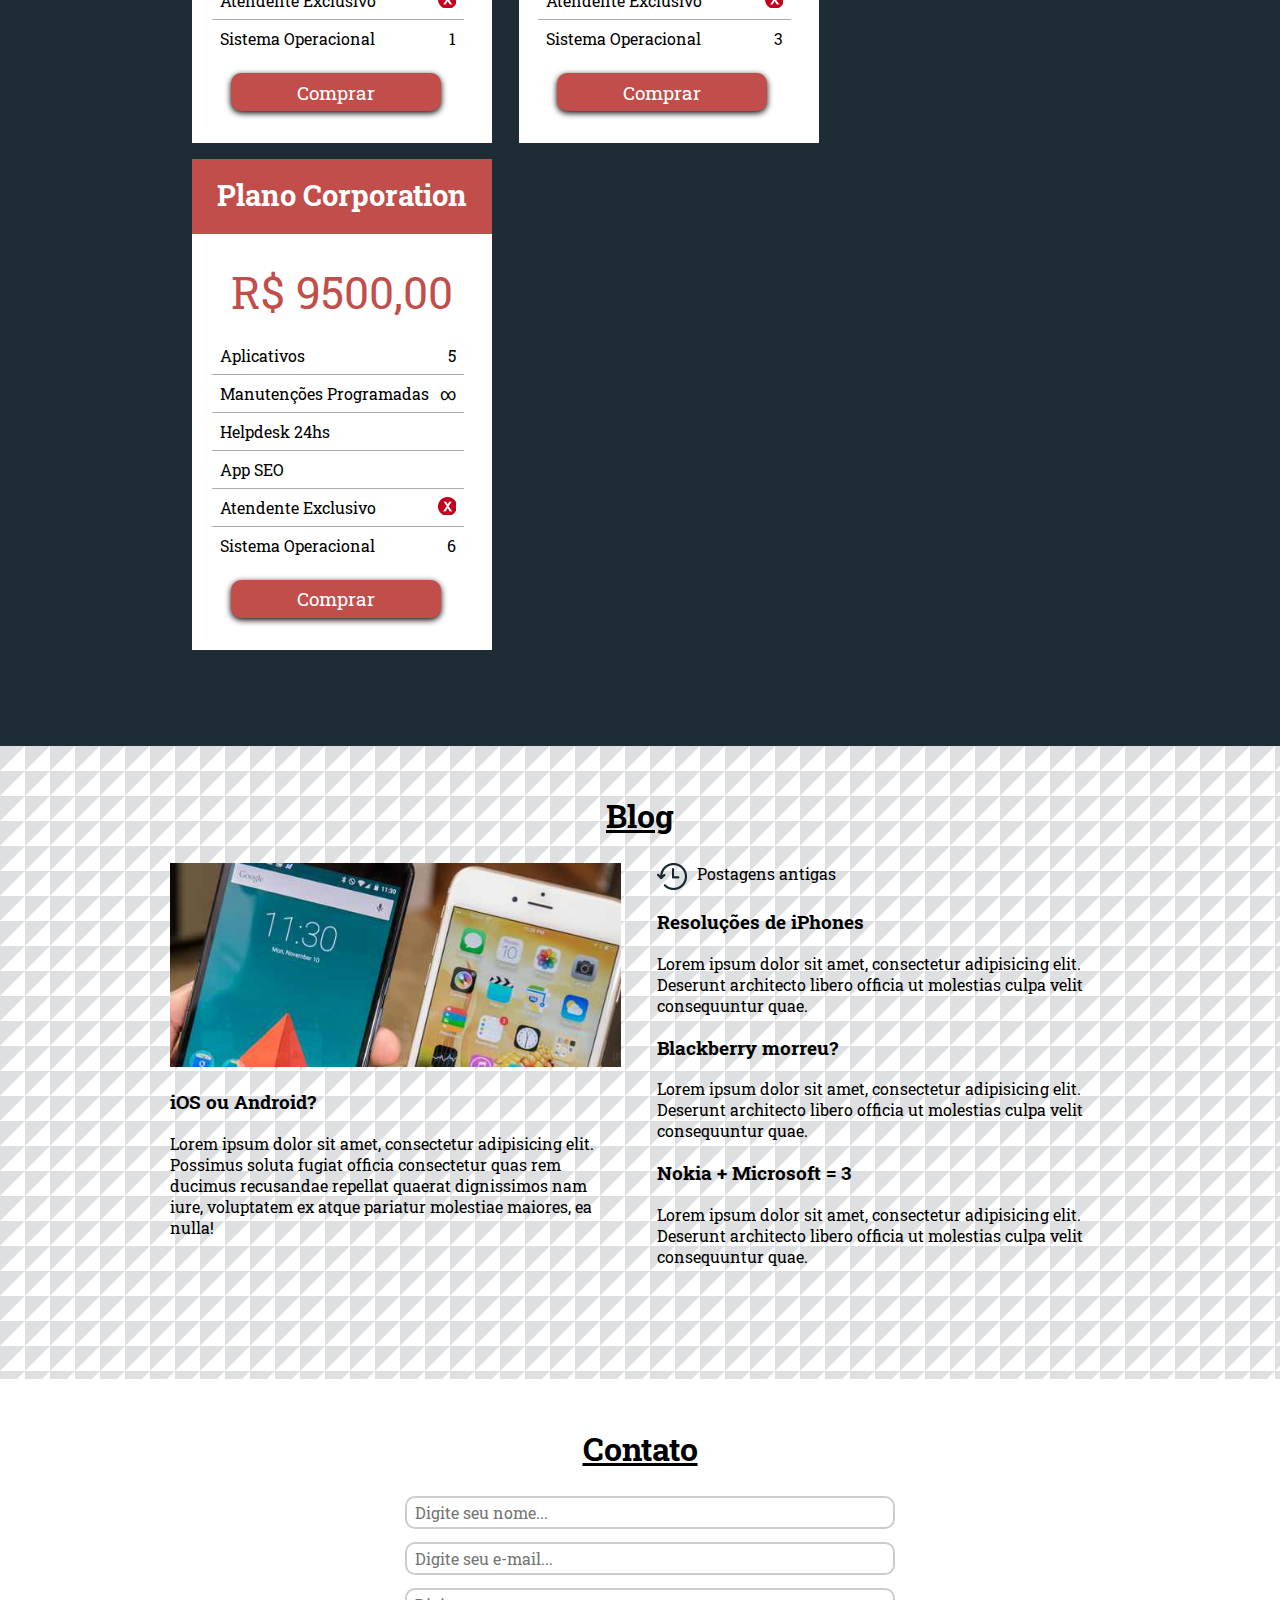
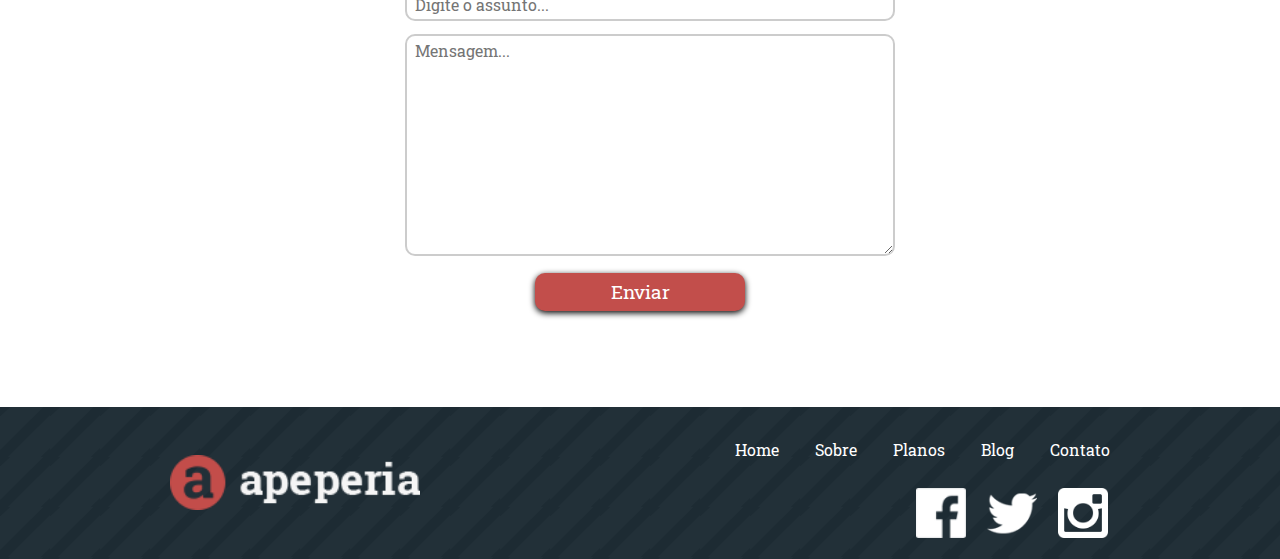
<file: ENGENHEIRO FRONT-END/SASS/Site Apeperia/index.html>
<!DOCTYPE html>
<html lang="pt-br">
<head>
	<meta charset="UTF-8">
	<!-- <meta name="viewport" content="width=device-width, initial-scale=1.0"> -->
	<title>Index</title>
	<link rel="stylesheet" href="css/estilos.css">	
	<link href='http://fonts.googleapis.com/css?family=Roboto+Slab:400,300,700' rel='stylesheet' type='text/css'>
</head>
<body>
	<header>
		<div class="container">
			<h1>
				<img src="imagens/logo.png" alt="Logotipo Apeperia">
			</h1> 
			<nav class="menu-principal">
				<ul>
					<li><a href="#">sobre</a></li>
					<li><a href="#">planos</a></li>
					<li><a href="#">blog</a></li>
					<li><a href="#">contato</a></li>
				</ul>
			</nav>
		</div>
	</header>



	<section class="destaque">
		<div class="container">
			<p>
				Aplicativos sob medida, para pequenas e médias empresas
			</p>

			<p>
				A Apeperia é o jeito inovador de se comprar apps, você assina um plano, nós criamos os apps e fazemos toda a manutenção!
			</p>

			<button>
				Conheça nossos planos
			</button>
		</div>
	</section>

	<section class="sobre">
		<div class="container">
			<h2 class="titulo-secao">Sobre</h2>
			<div class="duas-colunas">
				<h3>O que fazemos</h3>

				<p>No Apeperia, nós criamos aplicativos personalizados de uma maneira diferente,	preocupados com o modelo atual em que um aplicativo é criado entregue e a manutenção é vista como um custo extra para o cliente, decidimos criar um novo modelo de negocios, em que você assina nosso serviço, nós criamos o aplicativo e a manutenção já é inclusa no serviço, dessa maneira você não se preocupa em ter o app sempre na versão mais atualizada.</p>

				<p>Com equipes especializadas, equipes exclusivas para projetos especiais agora é a hora da sua empresa ter o próprio aplicativo com qualidade.</p>

				<h3>Múltiplas plataformas</h3>

				<p>Na Apeperia não temos preconceito com nenuma plataforma, fazemos apps fantásticos para qualquer device!</p>

				<p>Não importa se você quer um app para iOS, Android, Windows Phone ou Blackberry. Nós sabemos fazer!</p>

				<ul class="plataformas">
					<li>Apple</li>
					<li>Android</li>
					<li>Windows Phone</li>
					<li>BlackBerry</li>
				</ul>
			</div>
		</div>
	</section>

	<section class="planos">
		<div class="container">
			<h2 class="titulo-secao">Planos</h2>
			<div class="plano">
				<h3>Plano Básico</h3>
				<div>R$ 500,00</div>
					<ul class="itens-plano">
						<li>Aplicativos<span>1</span></li>
						<li>Manutenções Programadas<span>5</span></li>
						<li>Helpdesk 24hs<span class="sprite-icone-x"></span></li>
						<li>App SEO<span class="sprite-icone-check"></span></li>
						<li>Atendente Exclusivo<span class="sprite-icone-x"></span></li>
						<li>Sistema Operacional<span>1</span></li>
					</ul>
					<button class="btn-padrao">Comprar</button>
				</div>
			<div class="plano">
				<h3>Plano Enterprise</h3>
				<div>R$ 1500,00</div>
					<ul class="itens-plano">
						<li>Aplicativos<span>3</span></li>
						<li>Manutenções Programadas<span>20</span></li>
						<li>Helpdesk 24hs<span class="sprite-icone-check"></span></li>
						<li>App SEO<span class="sprite-icone-check"></span></li>
						<li>Atendente Exclusivo<span class="sprite-icone-x"></span></li>
						<li>Sistema Operacional<span>3</span></li>
					</ul>
					<button class="btn-padrao">Comprar</button>
				</div>
			<div class="plano">
				<h3>Plano Corporation</h3>
				<div>R$ 9500,00</div>
					<ul class="itens-plano">
						<li>Aplicativos<span>5</span></li>
						<li>Manutenções Programadas<span>∞</span></li>
						<li>Helpdesk 24hs<span class="sprite-icone-check"></span></li>
						<li>App SEO<span class="sprite-icone-check"></span></li>
						<li>Atendente Exclusivo<span class="sprite-icone-x"></span></li>
						<li>Sistema Operacional<span>6</span></li>
					</ul>
					<button class="btn-padrao">Comprar</button>
				</div>
		</div>
	</section>	

	<section class="blog">
		<div class="container">
			<h2 class="titulo-secao">Blog</h2>
			<section class="post-destaque">
				<article>
					<img src="imagens/foto-post.jpg" alt="">
					<h3>iOS ou Android?</h3>
					<p>
						Lorem ipsum dolor sit amet, consectetur adipisicing elit. Possimus soluta fugiat officia consectetur quas rem ducimus recusandae repellat quaerat dignissimos nam iure, voluptatem ex atque pariatur molestiae maiores, ea nulla!
					</p>
				</article>
			</section>
			<section class="posts-antigos">
				<a href="#">Postagens antigas</a>
				<article>
					<h3>Resoluções de iPhones</h3>
					<p>Lorem ipsum dolor sit amet, consectetur adipisicing elit. Deserunt architecto libero officia ut molestias culpa velit consequuntur quae.</p>
				</article>
				<article>
					<h3>Blackberry morreu?</h3>
					<p>Lorem ipsum dolor sit amet, consectetur adipisicing elit. Deserunt architecto libero officia ut molestias culpa velit consequuntur quae.</p>
				</article>
				<article>
					<h3>Nokia + Microsoft = 3</h3>
					<p>Lorem ipsum dolor sit amet, consectetur adipisicing elit. Deserunt architecto libero officia ut molestias culpa velit consequuntur quae.</p>
				</article>
			</section>
		</div>
	</section>

	<section class="contato">
		<div class="container">
			<h2 class="titulo-secao">Contato</h2>
			<form action="">
				<input type="text" placeholder="Digite seu nome...">
				<input type="email" placeholder="Digite seu e-mail...">
				<input type="text" placeholder="Digite o assunto...">

				<textarea name="" id="" cols="30" rows="10" placeholder="Mensagem..."></textarea>

				<button>Enviar</button>
			</form>

		</div>
	</section>

	<footer>
		<div class="container">
			<img src="imagens/logo.png" alt="">
			<nav class="menu-rodape">
				<ul>
					<li><a href="#">Home</a></li>
					<li><a href="#">Sobre</a></li>
					<li><a href="#">Planos</a></li>
					<li><a href="#">Blog</a></li>
					<li><a href="#">Contato</a></li>
				</ul>
			</nav>

			<ul class="social">
				<li><a href="http://www.facebook.com">Facebook</a></li>
				<li><a href="http://www.twitter.com">Twitter</a></li>
				<li><a href="http://www.instagram.com">Instagram</a></li>
			</ul>
		</div>
	</footer>

</body>
</html>
</file>
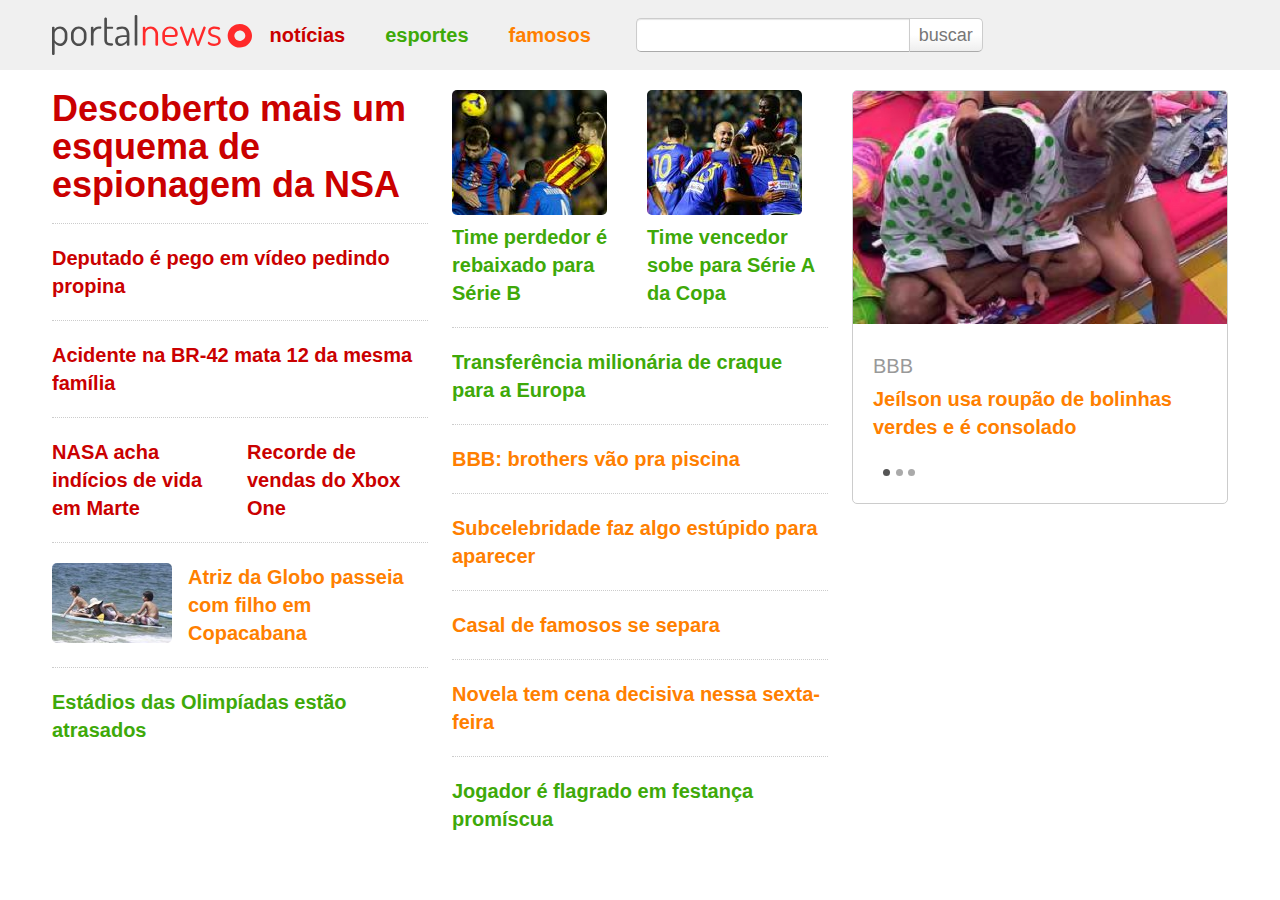
<file: ENGENHEIRO FRONT-END/WEB RESPONSIVO/Portal News/index.html>
<!doctype html>
<html lang="pt-br">
<head>
	<meta charset="UTF-8">
	<meta name="viewport" content="width=device-width">

	<title>Notícias.com</title>

	<link rel="stylesheet" href="css/estilo.css">
	<link rel="stylesheet" href="css/exercicios.css">
</head>
<body>

	<header>
		<div class="container">

			<button class="menu-abrir">Abre Menu</button>

			<h1 class="logo">
				<img src="img/logo.svg" alt="Notícias.com">
			</h1>

			<nav class="barra-nav">

				<button class="menu-fechar">Fecha Menu</button>

				<ul class="menu-principal">
					<li><a href="noticias.html" class="noticias">Notícias</a>
					<li><a href="esportes.html" class="esportes">Esportes</a>
					<li><a href="famosos.html" class="famosos">Famosos</a>
				</ul>

				<form class="busca">
					<input type="search" id="campo-busca">
					<button type="submit">Buscar</button>
				</form>
			</nav>
		</div>
	</header>

	<main class="destaques container">

		<div class="secao">

			<a href="noticia1.html" class="chamada noticias principal">
				<h2>Descoberto mais um esquema de espionagem da NSA</h2>
			</a>
			<a href="noticia2.html" class="chamada noticias normal">
				<h2>Deputado é pego em vídeo pedindo propina</h2>
			</a>
			<a href="noticia3.html" class="chamada noticias normal">
				<h2>Acidente na BR-42 mata 12 da mesma família</h2>
			</a>
			<a href="noticia4.html" class="chamada noticias normal mini">
				<h2>NASA acha indícios de vida em Marte</h2>
			</a>
			<a href="noticia5.html" class="chamada noticias normal mini">
				<h2>Recorde de vendas do Xbox One</h2>
			</a>
			<!--<a href="noticia14.html" class="chamada noticias normal">
				<h2>BC anuncia nova alta nos juros</h2>
			</a>-->
			<a href="noticia11.html" class="chamada famosos normal">
				<img src="img/entretenimento1.jpg" alt="Atriz na praia">
				<h2>Atriz da Globo passeia com filho em Copacabana</h2>
			</a>
			<a href="noticia6.html" class="chamada esportes normal">
				<h2>Estádios das Olimpíadas estão atrasados</h2>
			</a>
		</div>

		<div class="secao">
			<a href="noticia7.html" class="chamada esportes normal mini">
				<img src="img/esporte1.jpg" alt="Time perdedor">
				<h2>Time perdedor é rebaixado para Série B</h2>
			</a>
			<a href="noticia8.html" class="chamada esportes normal mini">
				<img src="img/esporte2.jpg" alt="Time vencedor">
				<h2>Time vencedor sobe para Série A da Copa</h2>
			</a>
			<a href="noticia9.html" class="chamada esportes normal">
				<h2>Transferência milionária de craque para a Europa</h2>
			</a>
			<a href="noticia10.html" class="chamada famosos normal">
				<h2>BBB: brothers vão pra piscina</h2>
			</a>
			<a href="noticia12.html" class="chamada famosos normal">
				<h2>Subcelebridade faz algo estúpido para aparecer</h2>
			</a>
			<a href="noticia16.html" class="chamada famosos">
				<h2>Casal de famosos se separa</h2>
			</a>
			<a href="noticia13.html" class="chamada famosos normal">
				<h2>Novela tem cena decisiva nessa sexta-feira</h2>
			</a>
			<a href="noticia15.html" class="chamada esportes">
				<h2>Jogador é flagrado em festança promíscua</h2>
			</a>

		</div>

		<div class="secao">
			<a href="video.html" class="tv chamada normal famosos">
				<img src="img/tv1.jpg" alt="Roupão">

				<p>BBB</p>
				<h2>Jeílson usa roupão de bolinhas verdes e é consolado</h2>

				<span class="bolinha"></span>
				<span class="bolinha"></span>
				<span class="bolinha"></span>
			</a>
		</div>

	</main>

	<script src="js/menu.js"></script>
</body>
</html>
</file>
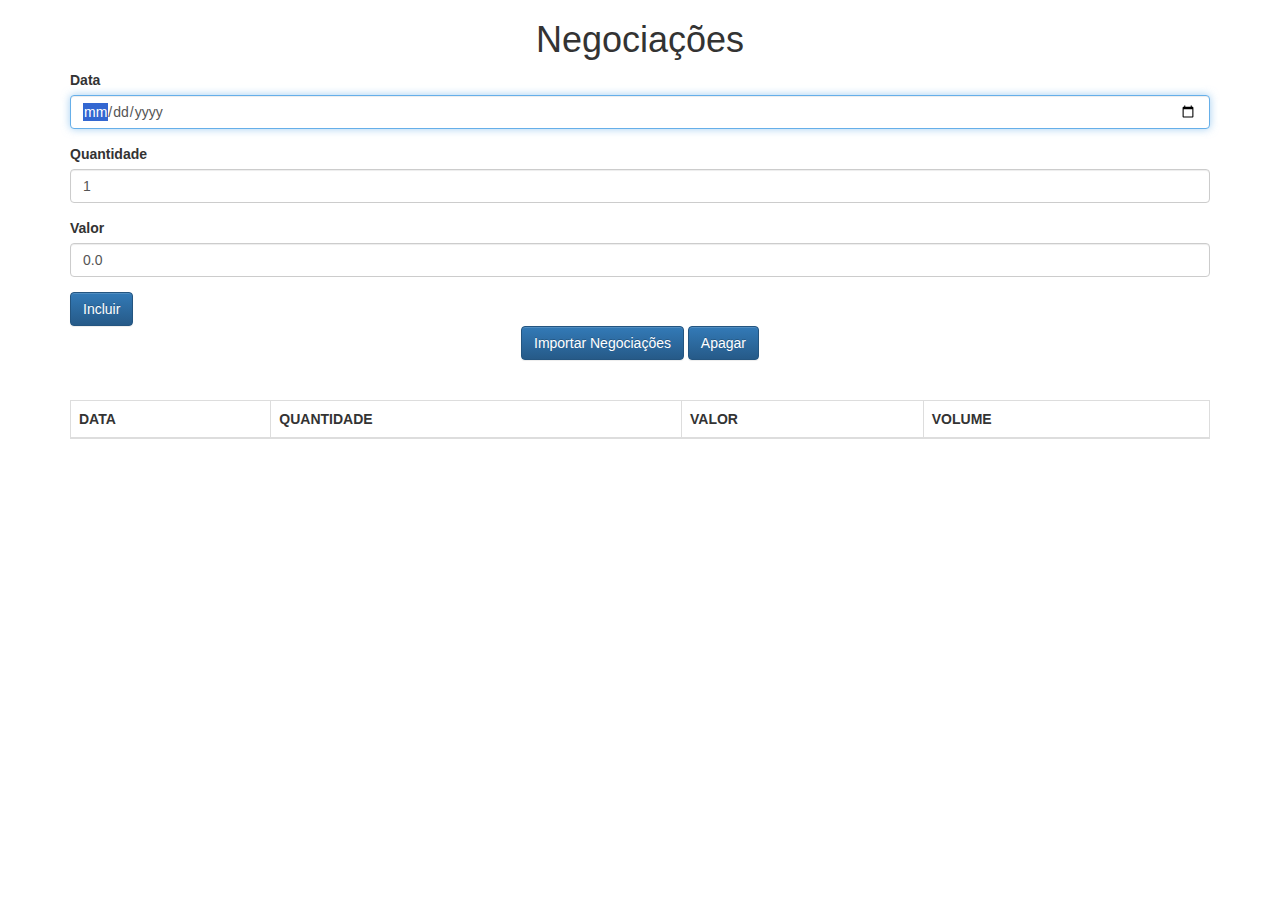
<file: ENGENHEIRO FRONT-END/JAVASCRIPT/JAVASCRIPT ES6/Alura Frame/client/index.html>
<!DOCTYPE html>
<html>
<head>
    <meta charset="UTF-8">
    <title>Negociações</title>
    <link rel="stylesheet" href="css/bootstrap.css">
    <link rel="stylesheet" href="css/bootstrap-theme.css">
    
</head>
<body class="container">
    
    <h1 class="text-center">Negociações</h1>
    
    <form class="form" onsubmit="negociacaoController.adiciona(event)">
        
        <div class="form-group">
            <label for="data">Data</label>
            <input type="date" id="data" class="form-control" required autofocus/>        
        </div>    
        
        <div class="form-group">
            <label for="quantidade">Quantidade</label>
            <input type="number" min="1" step="1" id="quantidade" class="form-control" value="1" required/>
        </div>
        
        <div class="form-group">
            <label for="valor">Valor</label>
            <input id="valor" type="number" class="form-control"  min="0.01" step="0.01" value="0.0" required />
        </div>
        
        <button class="btn btn-primary" type="submit">Incluir</button>
    </form>
    
    <div class="text-center">
        <button class="btn btn-primary text-center" type="button">
            Importar Negociações
        </button>
        <button class="btn btn-primary text-center" type="button">
            Apagar
        </button>
    </div> 
    <br>
    <br>
    
    <table class="table table-hover table-bordered">
        <thead>
            <tr>
                <th>DATA</th>
                <th>QUANTIDADE</th>
                <th>VALOR</th>
                <th>VOLUME</th>
            </tr>
        </thead>
        
        <tbody>
        </tbody>
        
        <tfoot>
        </tfoot>
    </table>
    
    <script src="js/app/models/Negociacao.js"></script>
    <script src="js/app/controllers/NegociacaoController.js"></script>
    <script src="js/app/helpers/DateHelper.js"></script>
    <script>
        let negociacaoController = new NegociacaoController();
    </script>
</body>
</html>
</file>
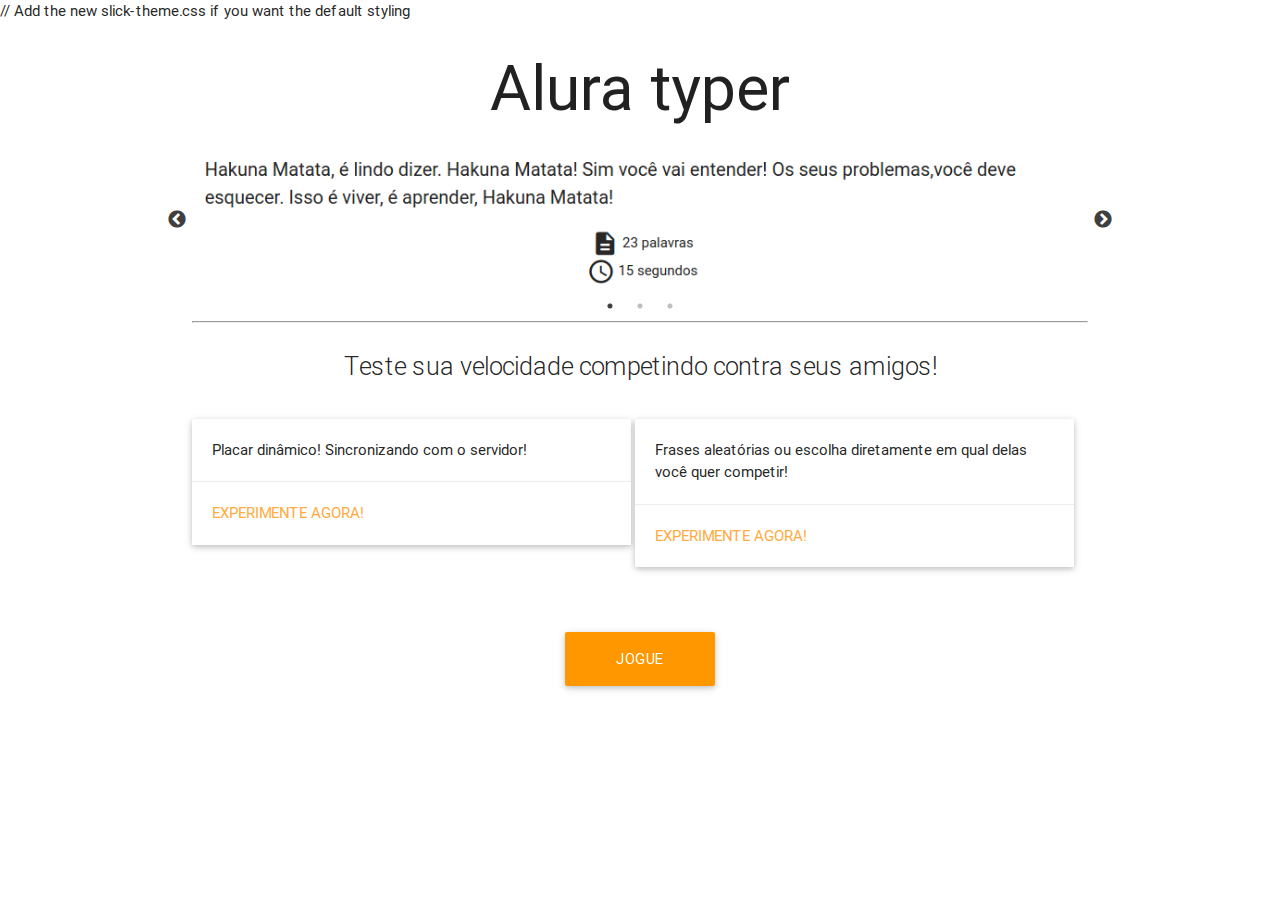
<file: ENGENHEIRO FRONT-END/JAVASCRIPT/JQUERY I/Alura Typer/public/index.html>
<!DOCTYPE html>
<html>
<head>
    <meta charset="UTF-8">
    <title>Alura Typer</title>
    <!--Import materialize.css-->
    <link rel="stylesheet" href="css/libs/materialize.min.css">
    <!-- Import Google Material Icons -->
    <link href="css/libs/google-fonts.css" rel="stylesheet">
    
  <link rel="stylesheet" type="text/css" href="slick/slick.css"/>
  // Add the new slick-theme.css if you want the default styling
  <link rel="stylesheet" type="text/css" href="slick/slick-theme.css"/>

  <link href="css/index.css" rel="stylesheet">
</head>
<body>
    <section class="container">
        <h1 class="center titulo header">Alura typer</h1>
        <div class="slider">
            <img src="img/slide1.png" class="imagem-jogo">
            <img src="img/slide2.png" class="imagem-jogo">
            <img src="img/slide3.png" class="imagem-jogo">
        </div>
        <hr>
        <p class="flow-text center">Teste sua velocidade competindo contra seus amigos!</p>
        <div class="card">
           <div class="card-image">
             <!-- <img src="images/sample-1.jpg"> -->
           </div>
           <div class="card-content">
             <p>Placar dinâmico! Sincronizando com o servidor!</p>
           </div>
           <div class="card-action">
             <a href="principal.html">Experimente agora!</a>
           </div>
         </div>
         <div class="card">
           <div class="card-image">
             <!-- <img src="img/sl.jpg"> -->
           </div>
           <div class="card-content">
             <p>Frases aleatórias ou escolha diretamente em qual delas você quer competir!</p>
           </div>
           <div class="card-action">
             <a href="principal.html">Experimente agora!</a>
           </div>
         </div>

         <a class="waves-effect waves-light btn-large orange" id="botao-jogue" href="principal.html">Jogue agora!</a>

    </section>

    <script src="js/jquery.js"></script>
    <script src="slick/slick.min.js"></script>
    <script src="js/slider.js"></script>


</body>
</html>
</file>
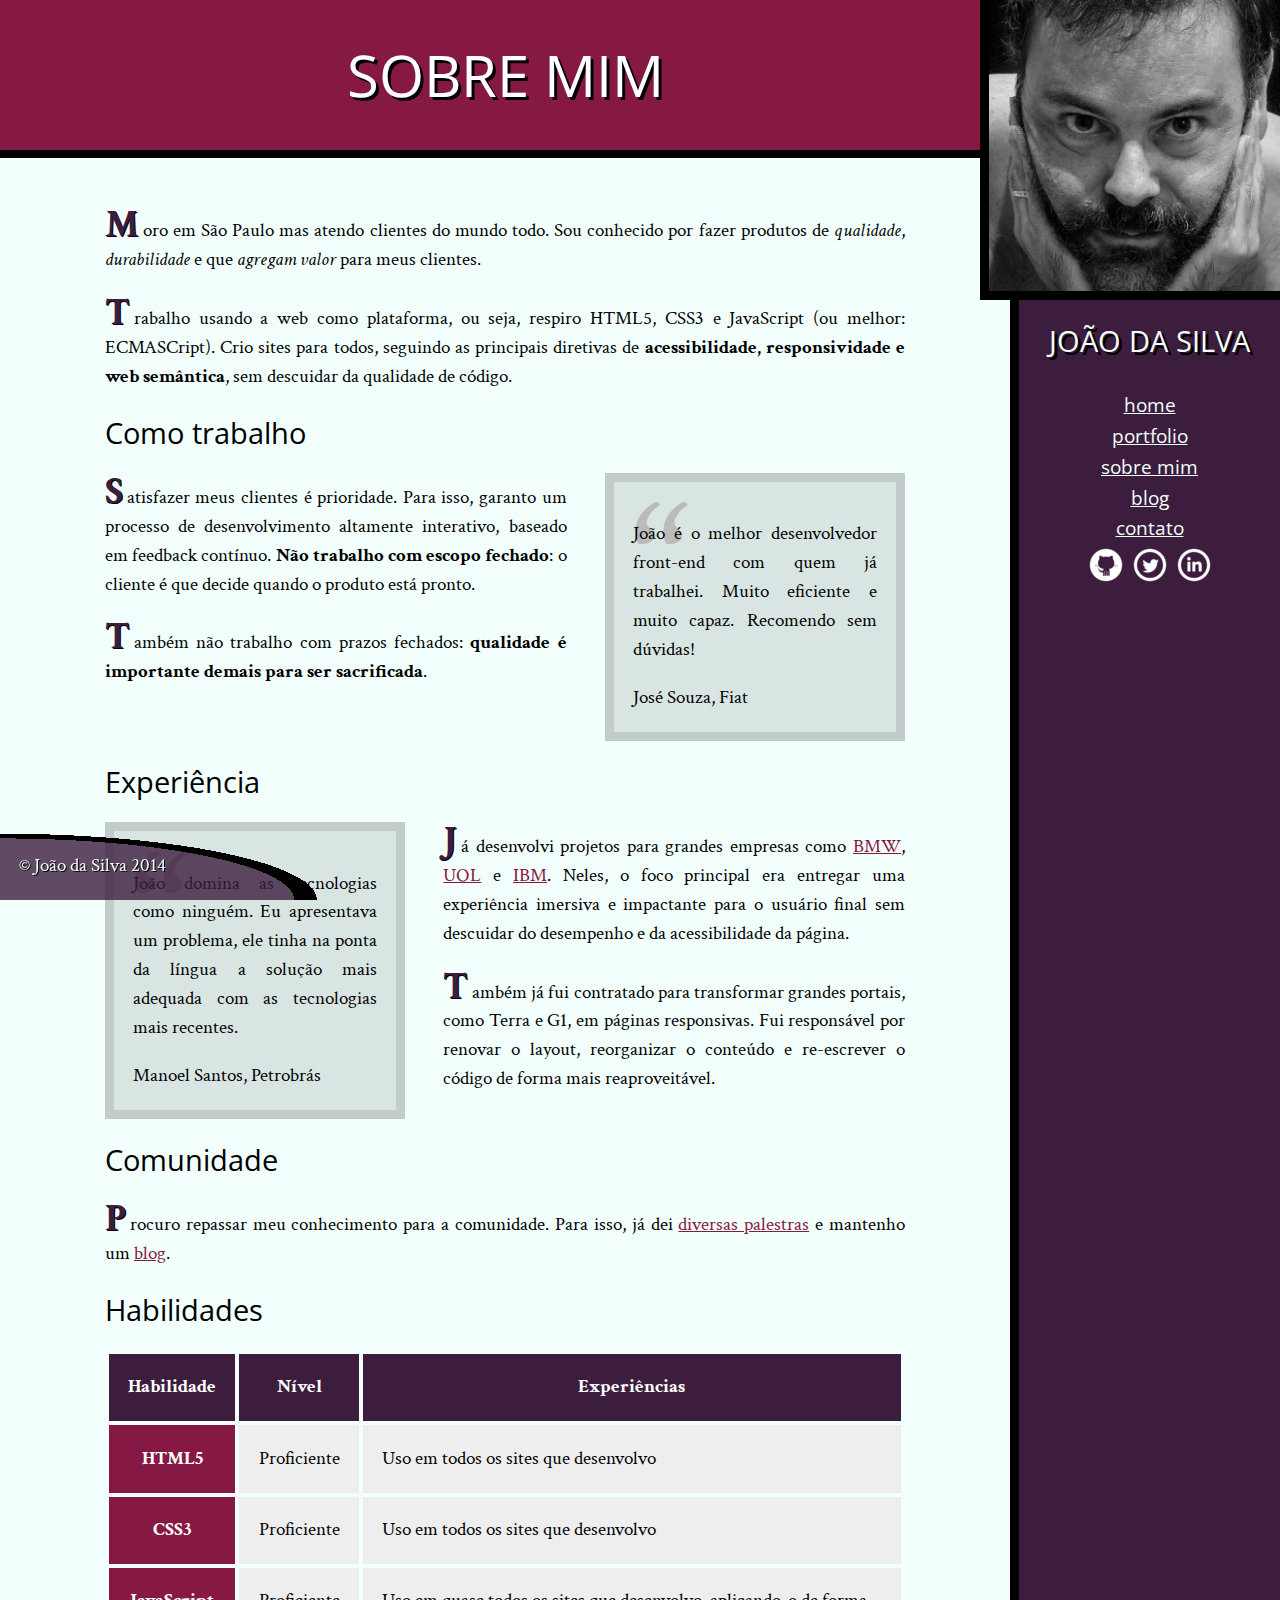
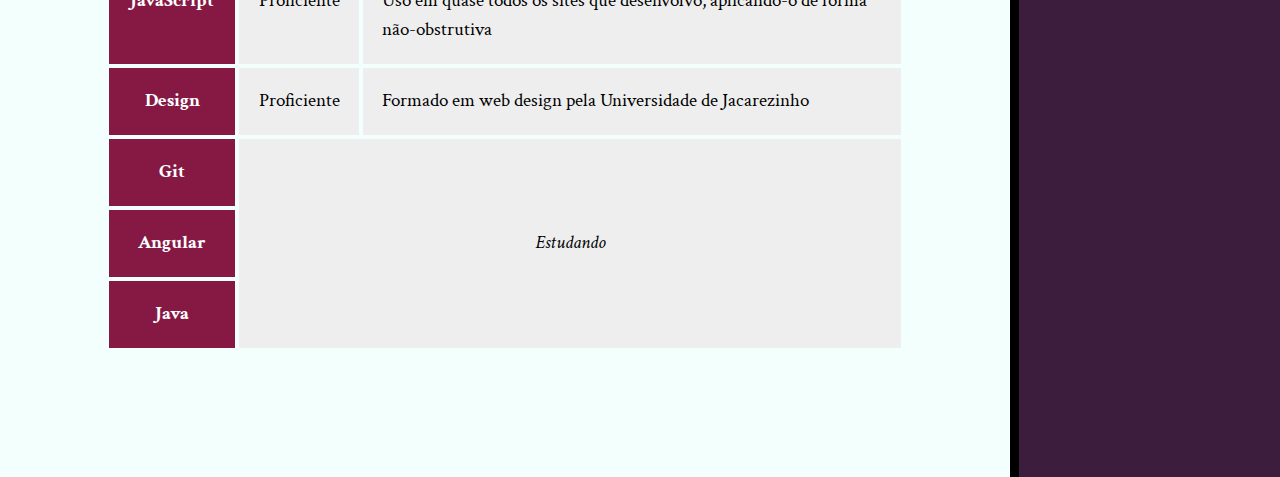
<file: ENGENHEIRO FRONT-END/HTML5 e CSS3/HTML-CSS II/bio.html>
<!DOCTYPE html>
<html>
<head>
    <meta charset="utf-8">
    <title>João da Silva - Biografia</title>
    <link rel="icon" href="imagens/favicon.png">
    <link rel="stylesheet" href="css/reset.css">
    <link rel="stylesheet" href="css/site.css">
    <link rel="stylesheet" href="css/bio.css">
    <link rel="stylesheet" href="http://fonts.googleapis.com/css?family=Crimson+Text:400,400italic,600">
    <link rel="stylesheet" href="http://fonts.googleapis.com/css?family=Open+Sans+Condensed:700">
</head>
<body>
    <main>
        <h1 class="titulo-principal">Sobre mim</h1>
        <div class="container">
            <p>Moro em São Paulo mas atendo clientes do mundo todo. Sou conhecido por fazer produtos de <em>qualidade</em>, <em>durabilidade</em> e que <em>agregam valor</em> para meus clientes.</p>
            <p>Trabalho usando a web como plataforma, ou seja, respiro HTML5, CSS3 e JavaScript (ou melhor: ECMASCript). Crio sites para todos, seguindo as principais diretivas de <strong>acessibilidade, responsividade e web semântica</strong>, sem descuidar da qualidade de código.</p>
            <h2 class="subtitulo-texto">Como trabalho</h2>
            <blockquote class="citacao-bio fiat" tabindex="1">
                <p>João é o melhor desenvolvedor front-end com quem já trabalhei. Muito eficiente e muito capaz. Recomendo sem dúvidas!</p>
                <cite>José Souza, Fiat</cite>
            </blockquote>
            <p>Satisfazer meus clientes é prioridade. Para isso, garanto um processo de desenvolvimento altamente interativo, baseado em feedback contínuo. <strong>Não trabalho com escopo fechado</strong>: o cliente é que decide quando o produto está pronto.</p>
            <p>Também não trabalho com prazos fechados: <strong>qualidade é importante demais para ser sacrificada</strong>.</p>
            <h2 class="subtitulo-texto">Experiência</h2>
            <blockquote class="citacao-bio petrobras" tabindex="1">
                <p>João domina as tecnologias como ninguém. Eu apresentava um problema, ele tinha na ponta da língua a solução mais adequada com as tecnologias mais recentes.</p>
                <cite>Manoel Santos, Petrobrás</cite>
            </blockquote>
            <p>Já desenvolvi projetos para grandes empresas como <a href="http://bmw.com">BMW</a>, <a href="http://www.uol.com.br">UOL</a> e <a href="http://www.ibm.com.br">IBM</a>. Neles, o foco principal era entregar uma experiência imersiva e impactante para o usuário final sem descuidar do desempenho e da acessibilidade da página.</p>
            <p>Também já fui contratado para transformar grandes portais, como Terra e G1, em páginas responsivas. Fui responsável por renovar o layout, reorganizar o conteúdo e re-escrever o código de forma mais reaproveitável.</p>
            <h2 class="subtitulo-texto">Comunidade</h2>
            <p>Procuro repassar meu conhecimento para a comunidade. Para isso, já dei <a href="portfolio.html">diversas palestras</a> e mantenho um <a href="blog.html">blog</a>.</p>
            <h2 class="subtitulo-texto">Habilidades</h2>
            <table class="habilidades">
                <thead>
                    <tr>
                        <th>Habilidade</th>
                        <th>Nível</th>
                        <th>Experiências</th>
                    </tr>
                </thead>
                <tbody>
                    <tr>
                        <th>HTML5</th>
                        <td>Proficiente</td>
                        <td>Uso em todos os sites que desenvolvo</td>
                    </tr>
                    <tr>
                        <th>CSS3</th>
                        <td>Proficiente</td>
                        <td>Uso em todos os sites que desenvolvo</td>
                    </tr>
                    <tr>
                        <th>JavaScript</th>
                        <td>Proficiente</td>
                        <td>Uso em quase todos os sites que desenvolvo, aplicando-o de forma não-obstrutiva</td>
                    </tr>
                    <tr>
                        <th>Design</th>
                        <td>Proficiente</td>
                        <td>Formado em web design pela Universidade de Jacarezinho</td>
                    </tr>
                    <tr>
                        <th>Git</th>
                        <td colspan="2" rowspan="3">Estudando</td>
                    </tr>
                    <tr>
                        <th>Angular</th>
                    </tr>
                    <tr>
                        <th>Java</th>
                    </tr>
                </tbody>
            </table>
        </div>
    </main>
    <img src="imagens/eu.jpg" alt="Minha foto" class="minha-foto">
    <aside class="navegacao-site">
        <h1>João da Silva</h1>
        <nav>
            <ul>
                <li><a href="index.html">Home</a></li>
                <li><a href="portfolio.html">Portfolio</a></li>
                <li><a href="bio.html">Sobre mim</a></li>
                <li><a href="blog.html">Blog</a></li>
                <li><a href="contato.html">Contato</a></li>
            </ul>
        </nav>
        <ul class="icones-redes-sociais">
            <li>
                <a href="https://github.com/joaodasilva" class="github" data-tooltip="Veja meus projetos opensource">
                    Github
                </a>
            </li>
            <li>
                <a href="https://twitter.com/joaodasilva" class="twitter" data-tooltip="Siga-me no Twitter">
                    Twitter
                </a>
            </li>
            <li>
                <a href="https://br.linkedin.com/pub/joão-da-silva/32/4/508" class="linkedin" data-tooltip="Veja meu currículo">
                    LinkedIn
                </a>
            </li>
        </ul>
    </aside>
    <footer class="rodape-pagina">
        &copy; João da Silva 2014
    </footer>
</body>
</html>
</file>
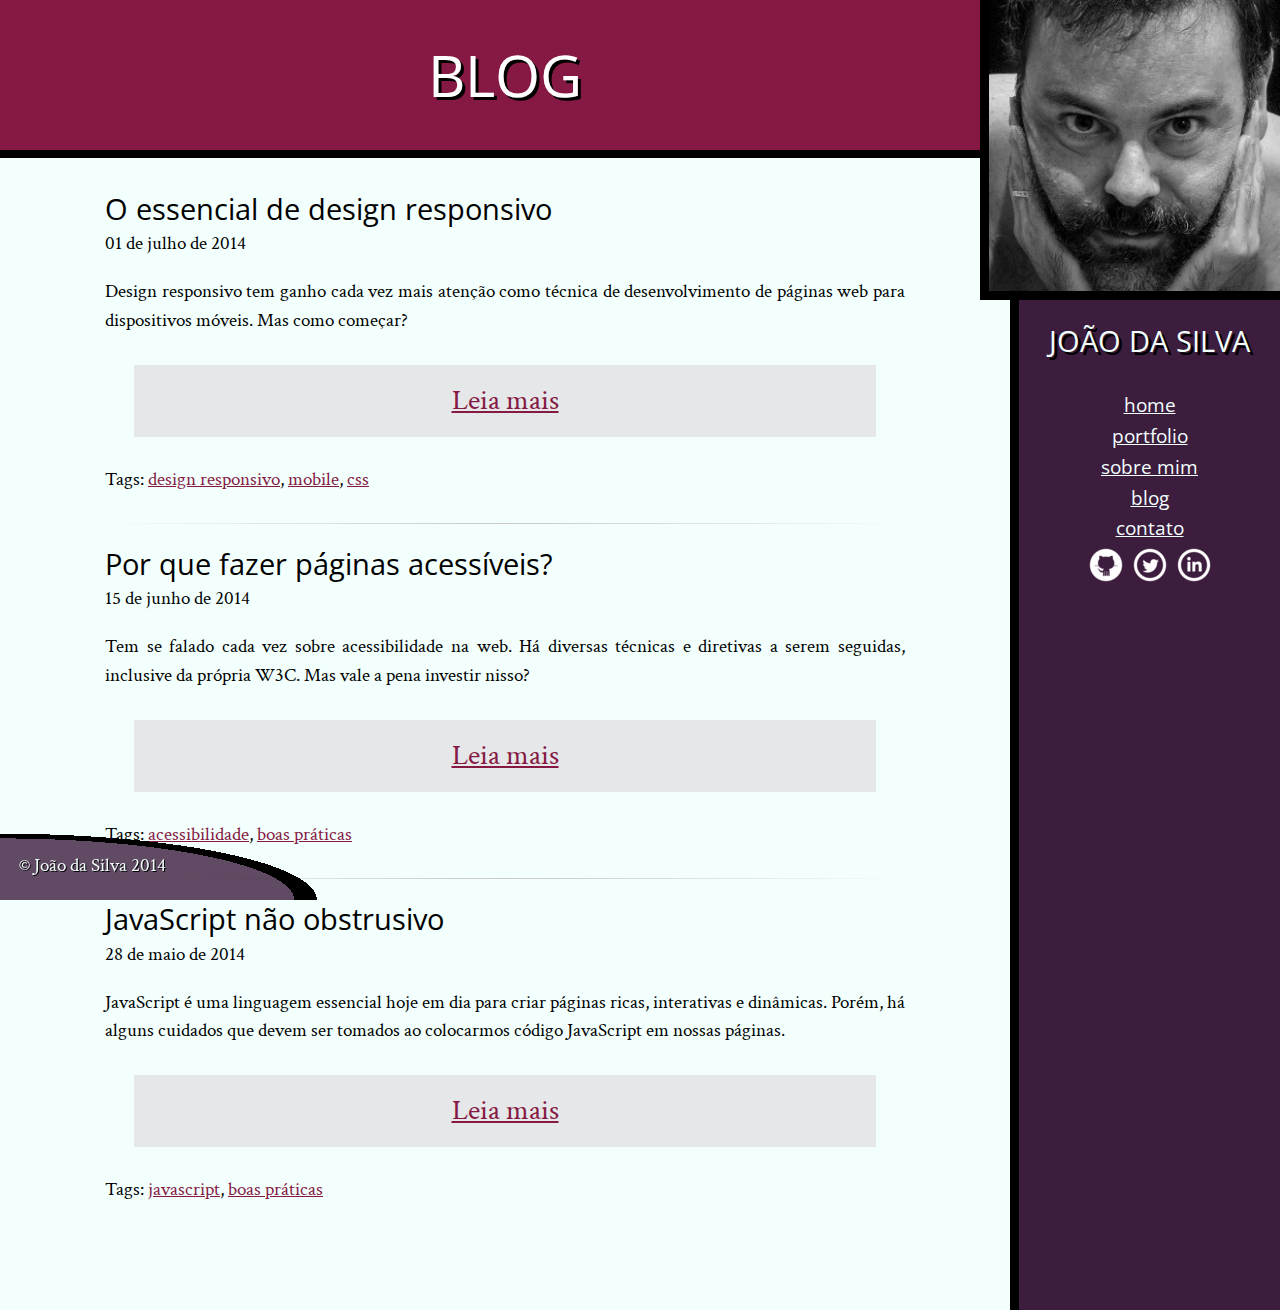
<file: ENGENHEIRO FRONT-END/HTML5 e CSS3/HTML-CSS II/blog.html>
<!DOCTYPE html>
<html>
<head>
    <meta charset="utf-8">
    <title>Blog - João da Silva</title>
    <link rel="icon" href="imagens/favicon.png">
    <link rel="stylesheet" href="css/reset.css">
    <link rel="stylesheet" href="css/site.css">
    <link rel="stylesheet" href="css/blog.css">
    <link rel="stylesheet" href="http://fonts.googleapis.com/css?family=Crimson+Text:400,400italic,600">
    <link rel="stylesheet" href="http://fonts.googleapis.com/css?family=Open+Sans+Condensed:700">
</head>
<body>
    <main>
        <h1 class="titulo-principal">Blog</h1>
        <div class="container">
            <article class="post-blog">
                <h2 class="subtitulo-texto">O essencial de design responsivo</h2>
                <time datetime="2014-07-01">01 de julho de 2014</time>
                <p>Design responsivo tem ganho cada vez mais atenção como técnica de desenvolvimento de páginas web para dispositivos móveis. Mas como começar?</p>
                <a class="leia-mais" href="#">Leia mais</a>
                <footer>Tags: <a href="#">design responsivo</a>, <a href="#">mobile</a>, <a href="#">css</a></footer>
            </article>
            <article class="post-blog">
                <h2 class="subtitulo-texto">Por que fazer páginas acessíveis?</h2>
                <time datetime="2014-06-15">15 de junho de 2014</time>
                <p>Tem se falado cada vez sobre acessibilidade na web. Há diversas técnicas e diretivas a serem seguidas, inclusive da própria W3C. Mas vale a pena investir nisso?</p>
                <a class="leia-mais" href="#">Leia mais</a>
                <footer>Tags: <a href="#">acessibilidade</a>, <a href="#">boas práticas</a></footer>
            </article>
            <article class="post-blog">
                <h2 class="subtitulo-texto">JavaScript não obstrusivo</h2>
                <time datetime="2014-05-28">28 de maio de 2014</time>
                <p>JavaScript é uma linguagem essencial hoje em dia para criar páginas ricas, interativas e dinâmicas. Porém, há alguns cuidados que devem ser tomados ao colocarmos código JavaScript em nossas páginas.</p>
                <a class="leia-mais" href="#">Leia mais</a>
                <footer>Tags: <a href="#">javascript</a>, <a href="#">boas práticas</a></footer>
            </article>
        </div>
    </main>
    <img src="imagens/eu.jpg" alt="Minha foto" class="minha-foto">
    <aside class="navegacao-site">
        <h1>João da Silva</h1>
        <nav>
            <ul>
                <li><a href="index.html">Home</a></li>
                <li><a href="portfolio.html">Portfolio</a></li>
                <li><a href="bio.html">Sobre mim</a></li>
                <li><a href="blog.html">Blog</a></li>
                <li><a href="contato.html">Contato</a></li>
            </ul>
        </nav>
        <ul class="icones-redes-sociais">
            <li>
                <a href="https://github.com/joaodasilva" class="github" data-tooltip="Veja meus projetos opensource">
                    Github
                </a>
            </li>
            <li>
                <a href="https://twitter.com/joaodasilva" class="twitter" data-tooltip="Siga-me no Twitter">
                    Twitter
                </a>
            </li>
            <li>
                <a href="https://br.linkedin.com/pub/joão-da-silva/32/4/508" class="linkedin" data-tooltip="Veja meu currículo">
                    LinkedIn
                </a>
            </li>
        </ul>
    </aside>
    <footer class="rodape-pagina">
        &copy; João da Silva 2014
    </footer>
</body>
</html>
</file>
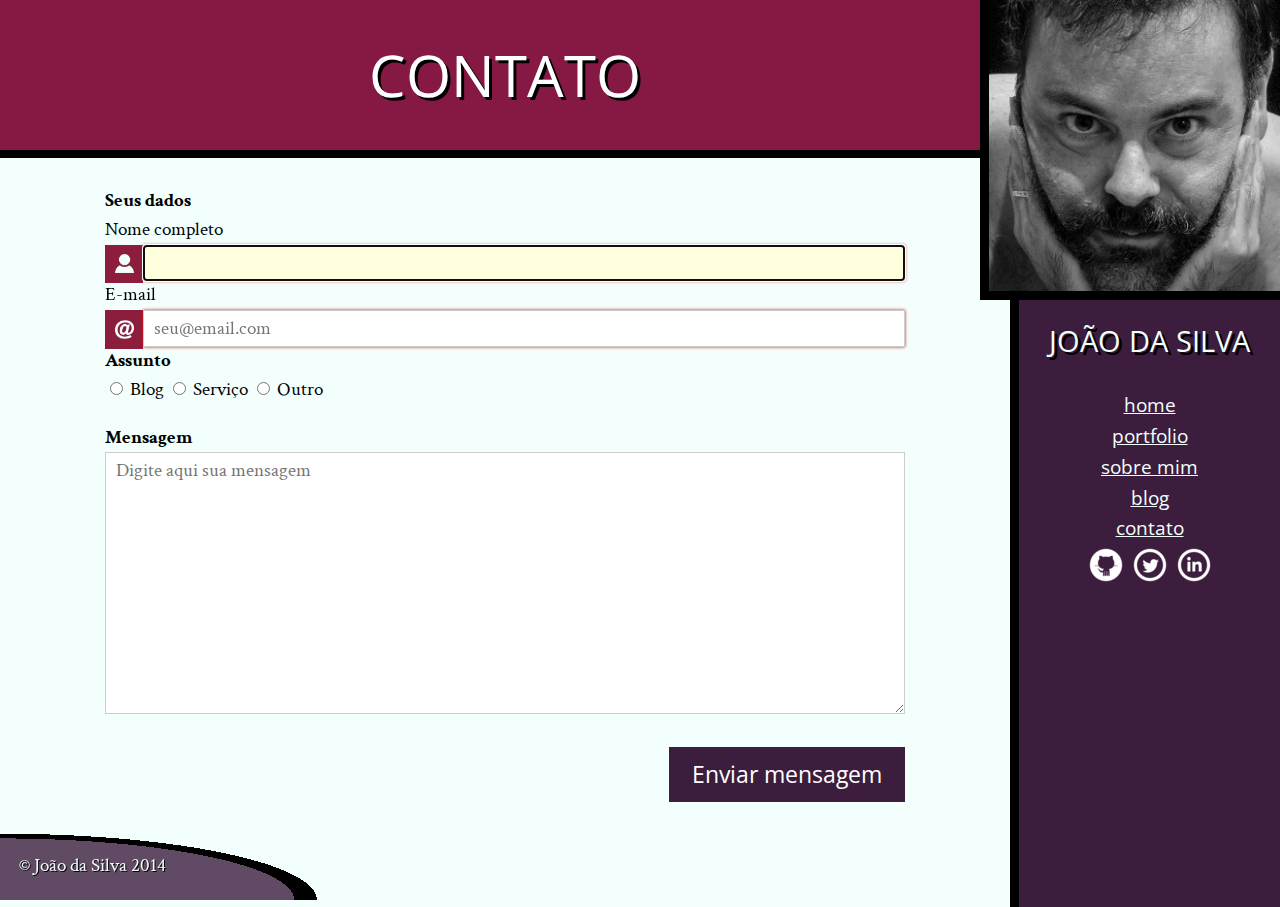
<file: ENGENHEIRO FRONT-END/HTML5 e CSS3/HTML-CSS II/contato.html>
<!DOCTYPE html>
<html>
<head>
    <meta charset="utf-8">
    <title>João da Silva - Contato</title>
    <link rel="icon" href="imagens/favicon.png">
    <link rel="stylesheet" href="css/reset.css">
    <link rel="stylesheet" href="css/site.css">
    <link rel="stylesheet" href="css/contato.css">
    <link rel="stylesheet" href="http://fonts.googleapis.com/css?family=Crimson+Text:400,400italic,600">
    <link rel="stylesheet" href="http://fonts.googleapis.com/css?family=Open+Sans+Condensed:700">
</head>
<body>
    <main>
        <h1 class="titulo-principal">Contato</h1>
        <div class="container">
            <form>
                <fieldset>
                    <legend>Seus dados</legend>
                    <label class="com-icone" for="nome">Nome completo</label>
                    <input id="nome" type="text" name="nome" required autofocus pattern="[A-Za-z ']{4,}" title="O nome precisa ter pelo menos 4 caracteres">
                    <label class="com-icone" for="email">E-mail</label>
                    <input id="email" type="email" name="email" required placeholder="seu@email.com">
                </fieldset>
                <fieldset>
                    <legend>Assunto</legend>
                    <label>
                        <input type="radio" name="assunto" value="Blog">
                        Blog
                    </label>
                    <label>
                        <input type="radio" name="assunto" value="Serviço">
                        Serviço
                    </label>
                    <label>
                        <input type="radio" name="assunto" value="Outro">
                        Outro
                        <input type="text" name="outro-assunto">
                    </label>
                </fieldset>
                <label for="mensagem">Mensagem</label>
                <textarea id="mensagem" name="mensagem" cols="60" rows="10" placeholder="Digite aqui sua mensagem"></textarea>
                <button type="submit">Enviar mensagem</button>
            </form>
        </div>
    </main>
    <img src="imagens/eu.jpg" alt="Minha foto" class="minha-foto">
    <aside class="navegacao-site">
        <h1>João da Silva</h1>
        <nav>
            <ul>
                <li><a href="index.html">Home</a></li>
                <li><a href="portfolio.html">Portfolio</a></li>
                <li><a href="bio.html">Sobre mim</a></li>
                <li><a href="blog.html">Blog</a></li>
                <li><a href="contato.html">Contato</a></li>
            </ul>
        </nav>
        <ul class="icones-redes-sociais">
            <li>
                <a href="https://github.com/joaodasilva" class="github" data-tooltip="Veja meus projetos opensource">
                    Github
                </a>
            </li>
            <li>
                <a href="https://twitter.com/joaodasilva" class="twitter" data-tooltip="Siga-me no Twitter">
                    Twitter
                </a>
            </li>
            <li>
                <a href="https://br.linkedin.com/pub/joão-da-silva/32/4/508" class="linkedin" data-tooltip="Veja meu currículo">
                    LinkedIn
                </a>
            </li>
        </ul>
    </aside>
    <footer class="rodape-pagina">
        &copy; João da Silva 2014
    </footer>
</body>
</html>
</file>
<file: ENGENHEIRO FRONT-END/CSS GRID/curso-alura-css-grid-layout-master/assets/css/style.css>
.app {
    background: #f1f1f1;
    display: grid;  
    font-family: Arial, Helvetica, sans-serif;
    grid-template-areas: 
        "cabecalho"
        "conteudo"
        "rodape";
    grid-template-columns: auto;
    grid-template-rows: 50px auto auto; 
}

.cabecalho {
    align-items: center;
    display: flex;
    grid-area: cabecalho;
    padding: 0 2rem;
}

.conteudo {
    grid-area: conteudo;
    padding: 0 2rem;
}

.rodape {
    background: #fdfdfd;
    color: #333333;
    font-size: .8rem;
    grid-area: rodape;
    padding: 1rem;
    text-align: center;
}
</file>
<file: ENGENHEIRO FRONT-END/CSS GRID/curso-alura-css-grid-layout-master/assets/css/destaques.css>
.caixa {
    align-items: flex-end;
    display: flex;
    justify-content: center;
}

.destaques {
    display: grid;
    grid-gap: .2rem;
    grid-template-columns: 25% 25% 25% 25%;
    grid-template-rows: 33.33% 33.33% 33.33%;
    height: calc(100vh - 50px);
}

.destaques__titulo {
    background: rgba(0, 0, 0, .5);
    color: #fdfdfd;
    padding: .6rem;
    text-align: center;
    width: 100%;
}

.destaques__principal {
    background: url('../img/fortnite.jpg') center / cover no-repeat;
    grid-row: 1 / 3;
}

.destaques__secundario:nth-child(2) {
    background: url('../img/pubg.jpg') center / cover no-repeat;
}

.destaques__secundario:nth-child(3) {
    background: url('../img/slack.png') center / cover no-repeat;
}

.destaques__secundario:nth-child(4) {
    background: url('../img/whatsapp.png') center / cover no-repeat;
}

.destaques__secundario:nth-child(5) {
    background: url('../img/cs-go.jpg') center / cover no-repeat;
}

.destaques__categorias {
    grid-row: 3 / 3;
}

.destaques__categorias___lista {
    display: flex;
    flex-wrap: wrap;
    height: 100%;
    justify-content: space-between; 
}

.destaques__categorias___item {
    align-items: center;
    background: #fdfdfd;
    border-left: 5px solid transparent;
    color: #333333;
    display: flex;
    padding: 1rem;
    width: 50%;
}

.destaques__categorias___link {
    color: inherit;
}
</file>
<file: ENGENHEIRO FRONT-END/CSS GRID/curso-alura-css-grid-layout-master/assets/css/populares.css>
.populares {
    padding: 3rem 0;
}

.populares__conteudo {
    display: flex;
    flex-wrap: wrap;
    padding: 1rem 0rem;
}

.populares__card {
    background: #fdfdfd;
    display: grid;
    grid-template-areas: 
        "card-imagem"
        "card-corpo";
    grid-template-columns: 100%;
}

.populares__card:last-child { 
    margin-right: 0;
}
 
.populares__card___imagem {
    grid-area: card-imagem;
    height: 100%;
    width: 100%;
}

.populares__card___corpo {
    display: grid;
    grid-area: card-corpo;
    grid-row-gap: .5rem;
    grid-template-areas: 
        "card-cabecalho"
        "card-conteudo";
    grid-template-rows: 50px auto;
    padding: .75rem;
}

.populares__card___titulo {
    color: #333333;
    font-size: 1.5rem;
}

.populares__card___data {
    color: #808080;
    font-size: .9rem;
}

.populares__card___descricao {
    color: #333333;
    line-height: 1.5;
    margin: 1rem 0;
    text-align: justify;
}

.populares__titulo {
    font-weight: 500;
}

.populares__icone {
    margin-right: .25rem;
}

.populares__cabecalho {
    border-bottom: 1px solid #dcdcdc;
    display: flex;
    justify-content: space-between;
}

.populares__botao {
    background: transparent;
    border: none;
    color: #333333;
}
</file>
<file: ENGENHEIRO FRONT-END/CSS GRID/curso-alura-css-grid-layout-master/assets/css/menu.css>
.menu__link {
    color: #333333;
    padding: .5rem 1rem;
}

.menu__link:hover, .menu__link.ativo {
    border-bottom: 2px solid #0073e6;
}
</file>
<file: ENGENHEIRO FRONT-END/CSS GRID/curso-alura-css-grid-layout-master/assets/css/responsivo.css>
@media screen and (min-width: 0) {
    .destaques__principal, .destaques__categorias {
        grid-column: 1 / 5;
    }

    .destaques__secundario:nth-child(2) {
        display: none;
        grid-column: none;
        grid-row: none;
    }

    .destaques__secundario:nth-child(3) {
        display: none;
        grid-column: none;
        grid-row: none;
    }

    .destaques__secundario:nth-child(4) {
        display: none;
        grid-column: none;
        grid-row: none;
    }

    .destaques__secundario:nth-child(5) {
        display: none;
        grid-column: none;
        grid-row: none;
    }

    .populares__conteudo {
        flex-direction: column;
    }

    .populares__card {
        grid-template-rows: 150px auto;
        margin-bottom: 3rem;
        margin-right: 0;
        width: 100%;
    }
}
@media screen and (min-width: 768px) {
    .destaques__principal {
        grid-column: 1 / 4;
    }

    .destaques__secundario:nth-child(2) {
        display: flex;
        grid-column: 4 / 4;
        grid-row: 1 / 1;
    }

    .destaques__secundario:nth-child(3) {
        display: flex;
        grid-column: 4 / 4;
        grid-row: 2 / 2;
    }

    .destaques__secundario:nth-child(4) {
        display: flex;
        grid-column: 4 / 4;
        grid-row: 3 / 3;
    }

    .destaques__secundario:nth-child(5) {
        display: flex;
        grid-column: 3 / 3;
        grid-row: 3 / 3;
    }

    .destaques__categorias {
        grid-column: 1 / 3;
    }

    .populares__conteudo {
        flex-direction: row;
    }

    .populares__card {
        grid-template-rows: 173px auto;
        margin-right: 1rem;
        width: calc(50% - 1rem);
    }
}
@media screen and (min-width: 992px) {
    .populares__card {
        width: calc(33.33% - 1rem);
    }
}
@media screen and (min-width: 1200px) {
    .populares__card {
        margin-bottom: 0; 
        width: calc(20% - 1rem);
    }
}
</file>
<file: ENGENHEIRO FRONT-END/FLEXBOX/Alurinha/css/style.css>
body {
	background-color: #F2F5F7;
	font-family: 'Open Sans',Arial,sans-serif;
}

.container {
	width: 94%;
	margin: 0 auto;
}

.cabecalhoPrincipal {
	background-color: #FFF;
	padding: 20px 0;
}

.cabecalhoPrincipal-titulo {
	font-weight: bold;
	font-size: 2em;
	margin-bottom: 20px;
}

.cabecalhoPrincipal-titulo a {
	text-decoration: none;
	color: inherit;
}

.cabecalhoPrincipal-nav-link {
	padding: 10px;
	margin-bottom: 10px;
	color: #9799A6;
	background-color: #FFF;
	text-decoration: none;
	transition: .5s;
	display: block;

	border-bottom: 1px solid #9799A6;
}

.conteudoPrincipal {
	margin-top: 20px;
	margin-bottom: 20px;
}

.subtitulo {
	font-weight: bold;
	font-size: 32px;
	margin-bottom: 10px;
	text-align: center;
}

.conteudoPrincipal-cursos-link {
	height: 100px;
	background-color: #FFF;
	text-align: center;
	margin: 1%;
	transition: .3s;
	box-shadow: 2px 2px 2px #CCC;
	position: relative;
}

.conteudoPrincipal-cursos-link a {
	text-decoration: none;
	color: #000;
	font-weight: bold;
	display: block;
	width: 100%;
	height: 100%;
	position: absolute;
	top: 0;
	left: 0;
}

.conteudoPrincipal-cursos-link:hover {
	box-shadow: 4px 4px 4px #CCC;
}

.conteudoPrincipal-cursos-link a:before {
	content: '';
	display: block;
	width: 50px;
	height: 50px;
	margin: 10px auto;
}

.conteudoPrincipal-cursos-link:nth-child(even) a:before {
	background: url(../img/background1.svg) no-repeat;	
}

.conteudoPrincipal-cursos-link:nth-child(odd) a:before {
	background: url(../img/background2.svg) no-repeat;
}


.rodapePrincipal {
	background-color: #324C64;
	padding-top: 20px;
}

.rodapePrincipal .subtitulo {
	color: #FFF;
}

.rodapePrincipal-navMap-link {
	text-decoration: none;
	color: #FFF;
	margin-top: 10px;
}

.rodapePrincipal-navMap-link {
	font-size: .9em;
}

.navmap-list-title {
	font-weight: 700;
	font-size: 1.3em;
	margin: .9em 0;
	padding-left: .3em;
	padding-top: .2em;
	padding-bottom: .2em;
}

.navmap-list-title + .rodapePrincipal-navMap-link {
	margin-top: 0;
}

.navmap-list-title-bancoDeDados { color: #EC6E5A; border-left: 4px solid #EC6E5A; }
.navmap-list-title-framework { color: #AD85BF; border-left: 4px solid #AD85BF; }
.navmap-list-title-frontend { color: #5EC6F3; border-left: 4px solid #5EC6F3; }
.navmap-list-title-backend { color: #25D285; border-left: 4px solid #25D285; }

.rodapePrincipal-patrocinadores {
	margin-top: 30px;
	background: #F2F5F7;
	padding: 20px 0;
}

.rodapePrincipal-contatoForm {
	margin-top: 20px;
	text-align: center;
}

.rodapePrincipal-contatoForm label[for=email-contato] {
	font-weight: bold;
	font-size: 14px;
	color: #000;
	margin-bottom: 5px;
	display: block;
}

.rodapePrincipal-contatoForm-emailInput {
	border-top-left-radius: 5px;
	border-bottom-left-radius: 5px;
	padding: 10px;
}

.rodapePrincipal-contatoForm-submit {
	border-top-right-radius: 5px;
	border-bottom-right-radius: 5px;
	background-color: #4DBA7A;
	color: #FFF;
	cursor: pointer;
	
}

.rodapePrincipal-contatoForm-submit,
.rodapePrincipal-contatoForm-emailInput {
	outline: 0;
	border: 1px solid #4DBA7A;
	box-sizing: border-box;
	font-size: 16px;
}

.videoSobre {
	background-color: #5E9EDC;
	padding: 25px 0;

}

.videoSobre-video {
	max-width: 100%;
}

.videoSobre .container {
	color: #FFF;
}

.videoSobre-sobre-title {
	font-size: 1.2em;
	font-weight: bolder;
}

.videoSobre-sobre {
	font-size: 1.3em;
	line-height: 2;
}

.videoSobre-button {
	border-radius: 8px;
	background-color: #ec6e5a;
	display: block;
	color: #FFF;
	border: none;
	height: 50px;
	font-size: .8em;
	outline: none;
}

.rodapePrincipal-contatoForm-legend {
	margin-bottom: 10px;
}

@media(min-width: 769px) {

	.container {
		width: 85%;	
	}

	.subtitulo {
		text-align: left;
	}

	.cabecalhoPrincipal-nav-link {
		border-radius: 5px;
		border: 1px solid #9799A6;
	}

	.cabecalhoPrincipal-nav-link:hover {
		color: #FFF;
		background-color: #9799A6;
	}

	.cabecalhoPrincipal-titulo {
		margin: 0;
	}

	.cabecalhoPrincipal-nav {
		width: auto;
	}

	.cabecalhoPrincipal-nav-link {
		width: auto;
		margin: 0 0 0 10px;
	}

	.rodapePrincipal-contatoForm {
		margin-top: 0;
		text-align: left;
	}

	.conteudoPrincipal-cursos-link:nth-child(3n) {
		margin-right: 0;
	}

	.conteudoPrincipal-cursos-link:nth-child(3n+1) {
		margin-left: 0;
	}

}

@media(min-width: 1000px) {
	.conteudoPrincipal-cursos-link {
		margin: 1.333%;
	}

	.conteudoPrincipal-cursos-link:nth-child(3n) {
		margin-right: 1.33%;
	}

	.conteudoPrincipal-cursos-link:nth-child(3n+1) {
		margin-left: 1.333%;
	}

	.conteudoPrincipal-cursos-link:nth-child(4n) {
		margin-right: 0;
	}

	.conteudoPrincipal-cursos-link:nth-child(4n+1) {
		margin-left: 0;
	}

	.videoSobre-sobre {
		margin-left: 1.5em;
	}

}
</file>
<file: ENGENHEIRO FRONT-END/FLEXBOX/Alurinha/css/flexbox.css>
.cabecalhoPrincipal .container {
    display: flex;
    align-items: center;
    justify-content: space-between;
}

.cabecalhoPrincipal-nav {
    display: flex;
}

.rodapePrincipal-patrocinadores .container {
    display: flex;
    justify-content: space-between;
}

.rodapePrincipal-patrocinadores-list {
    display: flex;
    align-items: center;
    justify-content: space-around;
    width: 70%;
    margin-right: 5%;
}

.rodapePrincipal-contatoForm {
    width: 25%;
}
.rodapePrincipal-contatoForm-fieldset {
    display: flex;
}

.rodapePrincipal-navMap-list {
    display: flex;
    /* flex-direction: column;
    flex-wrap: wrap; */
    flex-flow: column wrap;
    height: 250px;
}

.conteudoPrincipal-cursos {
    display: flex;
    flex-wrap: wrap;
}

.conteudoPrincipal-cursos-link {
    width: 23%;
    margin: 1%;
}

.conteudoPrincipal-cursos-link:nth-child(4n) {
    margin-right: 0;
}

.conteudoPrincipal-cursos-link:nth-child(4n+1) {
    margin-left: 0;
}

.videoSobre .container {
    display: flex;
}

.videoSobre-sobre {
    text-align: center;
    display: flex;
    flex-direction: column;
    flex-grow: 2;
}

.videoSobre-sobre-list {
    flex-grow: 1;
}

.videoSobre-video {
    flex-grow: 1;
    flex-shrink: 0;
}

/* MOBILE */
@media (max-width: 768px) {
    .cabecalhoPrincipal-nav {
        flex-direction: column;
    }
    
    .cabecalhoPrincipal .container {
        flex-direction: column;
        align-items: initial;
        text-align: center;
    }
    
    .conteudoPrincipal-cursos-link {
        width: 100%;
    }
    
    .rodapePrincipal-navMap-list {
        height: auto;
    }
    
    .rodapePrincipal-patrocinadores .container {
        flex-direction: column;
        align-items: center;
    }
    
    .rodapePrincipal-patrocinadores-list {
        margin: 0;
        width: 100%;
    }
    
    .rodapePrincipal-contatoForm {
        width: 100%;
    }
    
    .rodapePrincipal-contatoForm-fieldset {
        justify-content: center;
    }

    .cabecalhoPrincipal-nav-link-app {
        order: -1;
    }

    .videoSobre .container {
        flex-direction: column;
    }

    .videoSobre-video {
        margin: 0 auto;
    }
}
</file>
<file: ENGENHEIRO FRONT-END/HTML5 e CSS3/HTML-CSS II/css/site.css>
body {
    font-family: "Crimson Text", "Times New Roman", serif;
    background-color: #F2FFFC;
    font-size: 120%;
    line-height: 1.5;
    display: flex;
    flex-wrap: wrap;
}

h1,
h2,
.subtitulo-principal {
    font-family: "Open Sans Condensed", "Arial", sans-serif;
}

h1 {
    text-transform: uppercase;
    font-size: 3em;
    text-shadow: 3px 3px #000;
}

.titulo-principal {
    text-align: center;
    background-color: #851944;
    color: #FFF;
    padding: 2rem;
    border-bottom: .5rem solid #000;
}

.subtitulo-texto {
    font-size: 1.5em;
    clear: both;
}

main a {
    color: #851944;
}

main a:hover,
main a:focus,
footer a:focus,
footer a:hover {
    color: red;
}

main p {
    text-align: justify;
    margin: 1em 0;
}

.navegacao-site {
    text-align: center;
    background-color: #3C1D3D;
    color: #F2FFFC;
    padding: 1em;
}

.navegacao-site a {
    color: inherit;
    font-family: "Open Sans Condensed", "Arial", sans-serif;
    text-transform: lowercase;
}

.navegacao-site a:hover,
.navegacao-site a:focus {
    text-shadow: 0 0 2px pink;
}

.navegacao-site h1 {
    font-size: 1.5em;
    margin-bottom: 1em;
}

.rodape-pagina {
    color: #F2FFFC;
    padding: 1em;
    clear: both;
    position: fixed;
    bottom: 0;
    left: 0;
    width: 100%;
    box-sizing: border-box;
    background-repeat: no-repeat;
    text-shadow: 1px 1px black;
    background-image: radial-gradient(ellipse at left bottom,
        rgba(60, 29, 61, 0.8),
        rgba(60, 29, 61, 0.8) 65%,
        black 65%,
        black 70%,
        transparent 70%);
    background-size: 25% 100%;
}

.container {
    width: 80ch;
    margin-left: auto;
    margin-right: auto;
    padding: 1.5em 0;
}

strong {
    font-weight: bold;
}

em {
    font-style: italic;
}

.icones-redes-sociais li {
    display: inline-block;
}

.icones-redes-sociais a {
    width: 40px;
    height: 40px;
    display: block;
    text-indent: -99999px;
}

.github {
    background-image: url(../imagens/github.png);
}

.twitter {
    background-image: url(../imagens/twitter.png);
}

.linkedin {
    background-image: url(../imagens/linkedin.png);
}

main {
    padding-bottom: 4em;
    flex-grow: 1;
}

.minha-foto,
.navegacao-site {
    border-left: .5em solid black;
    box-sizing: border-box;
}

.navegacao-site {
    width: calc(0.9 * 300px);
    padding-top: calc(300px + 1em);
}

.minha-foto {
    border-bottom: .5em solid black;
    position: absolute;
    top: 0;
    right: 0;
    height: 300px;
}

.icones-redes-sociais a {
    position: relative;
}

.icones-redes-sociais a:hover::after,
.icones-redes-sociais a:focus::after {
    content: attr(data-tooltip);
    position: absolute;
    background: black;
    color: white;
    top: 100%;
    width: 300%;
    right: 0;
    text-indent: 0;
    font-size: .75em;
}

.icones-redes-sociais a:hover::before,
.icones-redes-sociais a:focus::before {
    content: '';
    position: absolute;
    bottom: 0;
    left: 0;
    width: 1em;
    height: 1em;
    background-color: black;
    transform: translateY(.5em) rotate(45deg);
}
</file>
<file: ENGENHEIRO FRONT-END/HTML5 e CSS3/HTML-CSS II/css/index.css>
body {
    display: block;
}
.foto-home {
    height: 200px;
    border-radius: 50%;
}
.saudacao p {
    font-size: 1.5em;
    color: #99A;
    line-height: 1;
    padding: 2em;
}
.saudacao-inicio {
    font-size: 3em;
    color: #889;
}
.saudacao-ultima-linha {
    text-align: right;
    display: block;
}
.saudacao strong {
    font-size: 2em;
    color: #000;
}
.saudacao em {
    color: #851944;
    font-size: 4em;
    -webkit-transform: rotate(-5deg) skew(-10deg);
            transform: rotate(-5deg) skew(-10deg);
    display: inline-block;
    -webkit-animation: flutua 1s ease-in-out infinite;
            animation: flutua 1s ease-in-out infinite;
    -webkit-animation-direction: alternate;
            animation-direction: alternate;
    position: relative;
}
.saudacao:hover em {
    -webkit-animation-play-state: paused;
            animation-play-state: paused;
}
.botao-index {
    font-size: 1.25em;
    background-color: #851944;
    color: #FFF;
    padding: .5em;
    border: .2em solid black;
    width: 40ch;
    margin: 2em auto;
    display: block;
    text-align: center;
    text-decoration: none;
    transition: .5s;
}
.botao-index:focus,
.botao-index:hover {
    background-color: #C54974;
    color: white;
    box-shadow: 0 0 1em #FA9;
}
.secao-inicio {
    padding: 2em;
}
.secao-inicio h2 {
    font-size: 3em;
    text-transform: uppercase;
    margin-bottom: .5em;
    text-shadow: 2px 2px #000;
}
.trabalhos {
    background-color: #3C1D3D;
    border-top: .5em solid #000;
    border-bottom: .5em solid #000;
    background-image: linear-gradient(135deg, transparent, transparent 14px, rgba(0,0,0,.1) 14px, rgba(0,0,0,.1) 15px, transparent 15px, transparent);
    background-size: 20px 20px;
    background-attachment: fixed;
}
.trabalhos h2 {
    color: #FFF;
}
.trabalhos ul {
    display: -webkit-flex;
    display:         flex;
}
.trabalhos li {
    -webkit-flex: auto;
            flex: auto;
    border: .5em solid #000;
}
.trabalhos li:first-child {
    order: 2;
    transform: scale(1.2);
}
.trabalhos li:nth-child(2) {
    order: 1;
}
.trabalhos li:nth-child(3) {
    order: 3;
}
.trabalhos img {
    width: 100%;
    display: block;
}
.blog {
    background-color: #999;
    position: relative;
    background-image: linear-gradient(45deg, transparent, transparent 14px, rgba(255,255,255,.1) 14px, rgba(255,255,255,.1) 15px, transparent 15px, transparent);
    background-size: 20px 20px;
    background-attachment: fixed;
    color: #FFF;
    border-bottom: .5em solid #851944;
}
.blog small {
    position: relative;
    top: -2em;
}
.blog li {
    width: 30%;
}
.blog li a {
    color: #FCF;
    padding: .5em;
    display: block;
}
footer {
    background-color: #000;
    color: #FFF;
    padding: 2em;
}
footer h2 {
    font-size: 3em;
}
footer a {
    color: #F99;
}
main {
    width: 100%;
    padding-bottom: 0;
    float: none;
}
html,body {
    overflow-x: hidden;
    height: 100%;
}
body {
    -webkit-perspective: 6px;
            perspective: 6px;
    -webkit-perspective-origin: 50% 160px;
            perspective-origin: 50% 160px;
}
.palavras-home {
    -webkit-transform-style: preserve-3d;
            transform-style: preserve-3d;
    position: absolute;
    bottom: 0;
    right: 0;
    top: 0;
    left: 0;
}
.palavra-home {
    font-family: "Shadows Into Light", cursive;
    font-weight: bold;
    font-size: 400%;
    color: rgba(255, 127, 127, .5);
    position: absolute;
    -webkit-animation: aparece 2s;
            animation: aparece 2s;
}
.eficiencia {
    top: 50%;
    left: 60%;
    -webkit-transform: translate(-50%, -50%) translateZ(4px) rotate(-5deg) scale(.25);
            transform: translate(-50%, -50%) translateZ(4px) rotate(-5deg) scale(.25);
}
.boas-praticas {
    top: 70%;
    left: 20%;
    -webkit-transform: translate(-50%, -50%) translateZ(1px) rotate(10deg) scale(.25);
            transform: translate(-50%, -50%) translateZ(1px) rotate(10deg) scale(.25);
    opacity: .3;
}
.codigo-limpo {
    top: 45%;
    left: 25%;
    -webkit-transform: translate(-50%, -50%) translateZ(2px) rotate(-10deg) scale(.25);
            transform: translate(-50%, -50%) translateZ(2px) rotate(-10deg) scale(.25);
    opacity: .6;
}
.css3 {
    top: 55%;
    left: 35%;
    -webkit-transform: translate(-50%, -50%) translateZ(2px) rotate(5deg) scale(.25);
            transform: translate(-50%, -50%) translateZ(2px) rotate(5deg) scale(.25);
    opacity: .6;
}
.html5 {
    top: 30%;
    left: 65%;
    -webkit-transform: translate(-50%, -50%) translateZ(2px) rotate(10deg) scale(.25);
            transform: translate(-50%, -50%) translateZ(2px) rotate(10deg) scale(.25);
    opacity: .6;
}
.javascript {
    top: 15%;
    left: 60%;
    -webkit-transform: translate(-50%, -50%) translateZ(1px) rotate(-5deg) scale(.25);
            transform: translate(-50%, -50%) translateZ(1px) rotate(-5deg) scale(.25);
}
.acessibilidade {
    top: 30%;
    left: 35%;
    -webkit-transform: translate(-50%, -50%) translateZ(3px) rotate(-5deg) scale(.25);
            transform: translate(-50%, -50%) translateZ(3px) rotate(-5deg) scale(.25);
    opacity: .8;
}
.responsivo {
    top: 40%;
    left: 40%;
    -webkit-transform: translate(-50%, -50%) translateZ(3px) rotate(10deg) scale(.25);
            transform: translate(-50%, -50%) translateZ(3px) rotate(10deg) scale(.25);
    opacity: .8;
}
.otimizacoes {
    top: 70%;
    left: 65%;
    -webkit-transform: translate(-50%, -50%) translateZ(2px) rotate(-5deg) scale(.25);
            transform: translate(-50%, -50%) translateZ(2px) rotate(-5deg) scale(.25);
    opacity: .6;
}
.agilidade {
    top: 75%;
    left: 35%;
    -webkit-transform: translate(-50%, -50%) translateZ(1px) rotate(5deg) scale(.25);
            transform: translate(-50%, -50%) translateZ(1px) rotate(5deg) scale(.25);
    opacity: .3;
}
.design {
    top: 40%;
    left: 60%;
    -webkit-transform: translate(-50%, -50%) translateZ(2px) rotate(10deg) scale(.25);
            transform: translate(-50%, -50%) translateZ(2px) rotate(10deg) scale(.25);
    opacity: .6;
}
.titulo-principal {
    -webkit-transform-style: preserve-3d;
            transform-style: preserve-3d;
    position: relative;
}
.banner-twitter {
    position: absolute;
    top: 0;
    right: 0;

    line-height: 1;

    -webkit-transform: translate(calc(.707 * (3.5em - 100%) + 100%), calc(-.707 * 3.5em)) rotate(45deg);
            transform: translate(calc(.707 * (3.5em - 100%) + 100%), calc(-.707 * 3.5em)) rotate(45deg);
    -webkit-transform-origin: 0 0;
            transform-origin: 0 0;

    padding: 1em 3em;
    box-sizing: border-box;

    text-align: center;
    text-decoration: none;
    background-color: #3C1D3D;
    color: white;
    border: .25em solid black;

    font-size: 1.2em;
    font-family: "Open Sans Condensed", sans-serif;
    -webkit-animation: aparece .5s;
            animation: aparece .5s;
    -webkit-animation-delay: 2s;
            animation-delay: 2s;
    -webkit-animation-fill-mode: backwards;
            animation-fill-mode: backwards;
}
.blog .inicio-post {
    position: absolute;
    top: 4em;
    height: 8em;
    left: 30%;
    right: 4em;
    background-color: #F2FFFC;
    color: #000;
    padding: 1.5em;
    display: none;
}
.blog a:hover + .inicio-post,
.blog a:focus + .inicio-post {
    display: block;
}
.blog a:hover,
.blog a:focus {
    background-color: #F2FFFC;
    color: #F26;
}
@-webkit-keyframes aparece {
    from {
        opacity: 0;
        transform: scale(0.001);
    }
}
@keyframes aparece {
    from {
        opacity: 0;
        transform: scale(0.001);
    }
}
@keyframes flutua {
    from {
        top: -5px;
    }
    to {
        top: 5px;
    }
}
@-webkit-keyframes flutua {
    from {
        top: -5px;
    }
    to {
        top: 5px;
    }
}
</file>
<file: ENGENHEIRO FRONT-END/JAVASCRIPT/JAVASCRIPT I/css/index.css>
*{
	box-sizing: border-box;
 }

body{
	font-family: "Helvetica Neue", "Helvetica", Helvetica, Arial, sans-serif;
	font-size: 14px;
}

header{
	background-color: #333;
	height: 3em;
	color: #FFF;
	margin-bottom: 1em;
}

header h1{
	font-size: 2em;
	display:inline-block;
	vertical-align:	middle;
}
header h2{
	font-size: 2em;
	display:inline-block;
	vertical-align:	middle;
}

header .container:before{
	content: '';
	display:inline-block;
	height: 100%;
	vertical-align:	middle;
}

.container{
	width: 60%;
	height: 100%;
	margin: 0 auto;
}

section{
	margin: 2em 0;
	overflow: hidden;
}

section h2{
	font-size: 3em;
	display: block;
	padding-bottom: .5em;
	border-bottom: 1px solid #ccc;
	margin-bottom: .5em;
}

table{
	width: 100%;
	margin-bottom : .5em;
    table-layout: fixed;

}

td, th {
	padding: .7em;
	margin: 0;
	border: 1px solid #ccc;
	text-align: center;
}

th{
	font-weight: bold;
	background-color: #EEE;
}

label{
	color: #555;
	display: block;
	margin-bottom: .2em;
}

.campo{
	margin: 0;
	padding-bottom: 1em;
	width: 100%;
	border: 1px solid #ccc;
	padding: .7em;
	width: 100%;
}

.campo-medio{
	display: inline-block;
	padding-right: .5em;
}

.grupo{
	width: 32%;
	display: inline-block;
	padding: 10px 0px;
}

button{
	padding: .5em 2em;
	border: 0;
	border-bottom: 3px solid;
	font-size: 1.2em;
	cursor: pointer;
	margin: 0;
	margin-top: -3px;
	color: #fff;
	background-color:#0c8cd3;
	border-color: #04324c;
	width: 20%;
    display: block;
    clear: both;
    margin: 10px 0px;

}

button:active{
	margin-top:0px;
	border: 0;
}

button[disabled=disabled], button:disabled {
    background-color: gray;
	border-color: darkgray;

}

.adicionar-paciente{
    margin-top: 30px;
}

.campo-invalido{
	border: 1px solid red;
}

.paciente-invalido {
	background-color: lightcoral;
}

#mensagens-erro {
	color: #f00;
}

.fadeOut {
	opacity: 0;
	transition: .5s;
}

#filtrar-tabela {
	width: 200px;
	height: 35px;
	margin-bottom: 10px;
}

.invisivel {
	display: none;
}
</file>
<file: ENGENHEIRO FRONT-END/SASS/Site Apeperia/css/estilos.css>
.sprite-sprite, .sprite-icone-ok, .sprite-icone-x {
  background-image: url('../imagens/sprite-s1e035a9ecf.png');
  background-repeat: no-repeat;
}

.plataformas li, .social li a {
  text-indent: -9999px;
  overflow: hidden;
  background-repeat: no-repeat;
}

/*! normalize.css v3.0.2 | MIT License | git.io/normalize */
/**
 * 1. Set default font family to sans-serif.
 * 2. Prevent iOS text size adjust after orientation change, without disabling
 *    user zoom.
 */
html {
  font-family: sans-serif;
  /* 1 */
  -ms-text-size-adjust: 100%;
  /* 2 */
  -webkit-text-size-adjust: 100%;
  /* 2 */
}

/**
 * Remove default margin.
 */
body {
  margin: 0;
}

/* HTML5 display definitions
   ========================================================================== */
/**
 * Correct `block` display not defined for any HTML5 element in IE 8/9.
 * Correct `block` display not defined for `details` or `summary` in IE 10/11
 * and Firefox.
 * Correct `block` display not defined for `main` in IE 11.
 */
article,
aside,
details,
figcaption,
figure,
footer,
header,
hgroup,
main,
menu,
nav,
section,
summary {
  display: block;
}

/**
 * 1. Correct `inline-block` display not defined in IE 8/9.
 * 2. Normalize vertical alignment of `progress` in Chrome, Firefox, and Opera.
 */
audio,
canvas,
progress,
video {
  display: inline-block;
  /* 1 */
  vertical-align: baseline;
  /* 2 */
}

/**
 * Prevent modern browsers from displaying `audio` without controls.
 * Remove excess height in iOS 5 devices.
 */
audio:not([controls]) {
  display: none;
  height: 0;
}

/**
 * Address `[hidden]` styling not present in IE 8/9/10.
 * Hide the `template` element in IE 8/9/11, Safari, and Firefox < 22.
 */
[hidden],
template {
  display: none;
}

/* Links
   ========================================================================== */
/**
 * Remove the gray background color from active links in IE 10.
 */
a {
  background-color: transparent;
}

/**
 * Improve readability when focused and also mouse hovered in all browsers.
 */
a:active,
a:hover {
  outline: 0;
}

/* Text-level semantics
   ========================================================================== */
/**
 * Address styling not present in IE 8/9/10/11, Safari, and Chrome.
 */
abbr[title] {
  border-bottom: 1px dotted;
}

/**
 * Address style set to `bolder` in Firefox 4+, Safari, and Chrome.
 */
b,
strong {
  font-weight: bold;
}

/**
 * Address styling not present in Safari and Chrome.
 */
dfn {
  font-style: italic;
}

/**
 * Address variable `h1` font-size and margin within `section` and `article`
 * contexts in Firefox 4+, Safari, and Chrome.
 */
h1 {
  font-size: 2em;
  margin: 0.67em 0;
}

/**
 * Address styling not present in IE 8/9.
 */
mark {
  background: #ff0;
  color: #000;
}

/**
 * Address inconsistent and variable font size in all browsers.
 */
small {
  font-size: 80%;
}

/**
 * Prevent `sub` and `sup` affecting `line-height` in all browsers.
 */
sub,
sup {
  font-size: 75%;
  line-height: 0;
  position: relative;
  vertical-align: baseline;
}

sup {
  top: -0.5em;
}

sub {
  bottom: -0.25em;
}

/* Embedded content
   ========================================================================== */
/**
 * Remove border when inside `a` element in IE 8/9/10.
 */
img {
  border: 0;
}

/**
 * Correct overflow not hidden in IE 9/10/11.
 */
svg:not(:root) {
  overflow: hidden;
}

/* Grouping content
   ========================================================================== */
/**
 * Address margin not present in IE 8/9 and Safari.
 */
figure {
  margin: 1em 40px;
}

/**
 * Address differences between Firefox and other browsers.
 */
hr {
  -moz-box-sizing: content-box;
  box-sizing: content-box;
  height: 0;
}

/**
 * Contain overflow in all browsers.
 */
pre {
  overflow: auto;
}

/**
 * Address odd `em`-unit font size rendering in all browsers.
 */
code,
kbd,
pre,
samp {
  font-family: monospace, monospace;
  font-size: 1em;
}

/* Forms
   ========================================================================== */
/**
 * Known limitation: by default, Chrome and Safari on OS X allow very limited
 * styling of `select`, unless a `border` property is set.
 */
/**
 * 1. Correct color not being inherited.
 *    Known issue: affects color of disabled elements.
 * 2. Correct font properties not being inherited.
 * 3. Address margins set differently in Firefox 4+, Safari, and Chrome.
 */
button,
input,
optgroup,
select,
textarea {
  color: inherit;
  /* 1 */
  font: inherit;
  /* 2 */
  margin: 0;
  /* 3 */
}

/**
 * Address `overflow` set to `hidden` in IE 8/9/10/11.
 */
button {
  overflow: visible;
}

/**
 * Address inconsistent `text-transform` inheritance for `button` and `select`.
 * All other form control elements do not inherit `text-transform` values.
 * Correct `button` style inheritance in Firefox, IE 8/9/10/11, and Opera.
 * Correct `select` style inheritance in Firefox.
 */
button,
select {
  text-transform: none;
}

/**
 * 1. Avoid the WebKit bug in Android 4.0.* where (2) destroys native `audio`
 *    and `video` controls.
 * 2. Correct inability to style clickable `input` types in iOS.
 * 3. Improve usability and consistency of cursor style between image-type
 *    `input` and others.
 */
button,
html input[type="button"],
input[type="reset"],
input[type="submit"] {
  -webkit-appearance: button;
  /* 2 */
  cursor: pointer;
  /* 3 */
}

/**
 * Re-set default cursor for disabled elements.
 */
button[disabled],
html input[disabled] {
  cursor: default;
}

/**
 * Remove inner padding and border in Firefox 4+.
 */
button::-moz-focus-inner,
input::-moz-focus-inner {
  border: 0;
  padding: 0;
}

/**
 * Address Firefox 4+ setting `line-height` on `input` using `!important` in
 * the UA stylesheet.
 */
input {
  line-height: normal;
}

/**
 * It's recommended that you don't attempt to style these elements.
 * Firefox's implementation doesn't respect box-sizing, padding, or width.
 *
 * 1. Address box sizing set to `content-box` in IE 8/9/10.
 * 2. Remove excess padding in IE 8/9/10.
 */
input[type="checkbox"],
input[type="radio"] {
  box-sizing: border-box;
  /* 1 */
  padding: 0;
  /* 2 */
}

/**
 * Fix the cursor style for Chrome's increment/decrement buttons. For certain
 * `font-size` values of the `input`, it causes the cursor style of the
 * decrement button to change from `default` to `text`.
 */
input[type="number"]::-webkit-inner-spin-button,
input[type="number"]::-webkit-outer-spin-button {
  height: auto;
}

/**
 * 1. Address `appearance` set to `searchfield` in Safari and Chrome.
 * 2. Address `box-sizing` set to `border-box` in Safari and Chrome
 *    (include `-moz` to future-proof).
 */
input[type="search"] {
  -webkit-appearance: textfield;
  /* 1 */
  -moz-box-sizing: content-box;
  -webkit-box-sizing: content-box;
  /* 2 */
  box-sizing: content-box;
}

/**
 * Remove inner padding and search cancel button in Safari and Chrome on OS X.
 * Safari (but not Chrome) clips the cancel button when the search input has
 * padding (and `textfield` appearance).
 */
input[type="search"]::-webkit-search-cancel-button,
input[type="search"]::-webkit-search-decoration {
  -webkit-appearance: none;
}

/**
 * Define consistent border, margin, and padding.
 */
fieldset {
  border: 1px solid #c0c0c0;
  margin: 0 2px;
  padding: 0.35em 0.625em 0.75em;
}

/**
 * 1. Correct `color` not being inherited in IE 8/9/10/11.
 * 2. Remove padding so people aren't caught out if they zero out fieldsets.
 */
legend {
  border: 0;
  /* 1 */
  padding: 0;
  /* 2 */
}

/**
 * Remove default vertical scrollbar in IE 8/9/10/11.
 */
textarea {
  overflow: auto;
}

/**
 * Don't inherit the `font-weight` (applied by a rule above).
 * NOTE: the default cannot safely be changed in Chrome and Safari on OS X.
 */
optgroup {
  font-weight: bold;
}

/* Tables
   ========================================================================== */
/**
 * Remove most spacing between table cells.
 */
table {
  border-collapse: collapse;
  border-spacing: 0;
}

td,
th {
  padding: 0;
}

/** Geral **/
body {
  font-family: "Roboto Slab", serif;
}

.container {
  width: 940px;
  margin: 0 auto;
}
@media (max-width: 980px) {
  .container {
    width: 90%;
  }
}

.titulo-secao {
  text-decoration: underline;
  font-size: 2em;
  text-align: center;
}

.sobre,
.planos,
.blog,
.contato {
  padding: 3em 0 6em 0;
}

h2 {
  margin-top: 0;
}

/** Header **/
header {
  border-top: 5px solid #c24e4b;
  background: rgba(30, 44, 53, 0.8);
  height: 90px;
  width: 100%;
  position: absolute;
}
@media (max-width: 980px) {
  header {
    height: auto;
  }
  header h1 {
    max-width: 50%;
    margin: 0 auto;
  }
  header h1 img {
    max-width: 100%;
    margin: .5em auto;
    display: block;
  }
}

header .container {
  position: relative;
}
@media (max-width: 980px) {
  header .container {
    position: static;
  }
}

.menu-principal {
  position: absolute;
  right: 0;
  top: -.5em;
  font-size: 1.2em;
  font-weight: lighter;
}
@media (max-width: 980px) {
  .menu-principal {
    position: static;
    display: block;
    text-align: center;
    width: auto;
  }
}
.menu-principal ul {
  padding-left: 0;
}
.menu-principal li {
  display: inline-block;
  width: 5em;
}
@media (max-width: 980px) {
  .menu-principal li {
    margin: .4em;
    width: auto;
  }
}
.menu-principal a {
  color: white;
  text-decoration: none;
}
.menu-principal a:hover {
  text-decoration: underline;
}

/** Destaque **/
.destaque {
  background: url(../imagens/destaque.jpg) center bottom repeat-x;
  -webkit-background-size: cover;
  background-size: cover;
  color: white;
  height: 330px;
  padding-top: 10em;
}
@media (max-width: 980px) {
  .destaque {
    font-size: 14px;
    height: 250px;
  }
}

.destaque p {
  width: 30em;
}

.destaque p:first-child {
  width: 30em;
  font-size: 1.3em;
  line-height: 1.1;
}

.destaque p:first-child:first-line {
  font-size: 2.2em;
  font-weight: bold;
}

.destaque button {
  margin-top: 1em;
  background: #c24e4b;
  border: 0;
  padding: .6em;
  font-size: 1.2em;
  -moz-border-radius: 50px;
  -webkit-border-radius: 50px;
  border-radius: 50px;
  -moz-box-shadow: black 0 2px 6.65px;
  -webkit-box-shadow: black 0 2px 6.65px;
  box-shadow: black 0 2px 6.65px;
  font-weight: bold;
}

/** Sobre **/
.sobre {
  background: #ebebeb;
}

.duas-colunas {
  -webkit-column-count: 2;
  -moz-column-count: 2;
  column-count: 2;
  columns: 1;
}

.duas-colunas h3 {
  margin: 0;
}

.sobre p {
  font: .9em/1.8 sans-serif;
}

.sobre p:first-child {
  margin-bottom: 3em;
}

.plataformas {
  padding: 0;
}

.plataformas li {
  display: inline-block;
  width: 50px;
  height: 60px;
  background-position: center;
  margin: 1em 1.5em 0 0;
}

.plataformas li:nth-child(1) {
  background-image: url(../imagens/logo-apple.png);
}

.plataformas li:nth-child(2) {
  background-image: url(../imagens/logo-android.png);
}

.plataformas li:nth-child(3) {
  background-image: url(../imagens/logo-windows.png);
}

.plataformas li:nth-child(4) {
  background-image: url(../imagens/logo-blackberry.png);
}

/** Planos **/
.planos {
  background: #1e2c35;
}

.planos h2 {
  color: #fff;
}

.plano {
  background: white;
  width: 300px;
  display: inline-block;
  margin: 1em 0 0 1.4em;
  padding-bottom: 2em;
}

.plano:hover {
  background: #dedede;
}

.plano h3 {
  color: #fff;
  font-size: 1.8em;
  background: #c24e4b;
  text-align: center;
  height: 2em;
  padding-top: .6em;
  margin-top: 0;
}

.plano div {
  text-align: center;
  color: #c24e4b;
  font-size: 2.75em;
}

.itens-plano {
  padding-left: 1.2em;
}
.itens-plano li {
  font-size: 1em;
  list-style: none;
  border-bottom: 1px solid #acacac;
  padding: .5em;
  width: 14.8em;
}
.itens-plano li:last-child {
  border: 0;
}
.itens-plano span {
  float: right;
}

.plano button {
  background: #c24e4b;
  border: 0;
  color: #fff;
  width: 210px;
  height: 38px;
  font-size: 1.2em;
  -moz-border-radius: 10px;
  -webkit-border-radius: 10px;
  border-radius: 10px;
  -moz-box-shadow: black 0 2px 6.65px;
  -webkit-box-shadow: black 0 2px 6.65px;
  box-shadow: black 0 2px 6.65px;
  margin-left: 2em;
}

.sprite-icone-ok {
  background-position: 0 0;
}

.sprite-icone-x {
  background-position: 0 -23px;
}

.sprite-icone-ok, .sprite-icone-x {
  width: 18px;
  height: 18px;
}

/** Blog **/
.blog {
  display: block;
  position: relative;
}

.blog::after {
  content: "";
  background: url(../imagens/fundo.png);
  background-size: 25px 25px;
  opacity: .15;
  top: 0;
  left: 0;
  bottom: 0;
  right: 0;
  position: absolute;
  z-index: -1;
}

.post-destaque,
.posts-antigos {
  width: 48%;
  display: inline-block;
  vertical-align: top;
}
@media (max-width: 980px) {
  .post-destaque,
  .posts-antigos {
    width: auto;
  }
}

.post-destaque {
  margin-right: 2em;
}

.post-destaque img {
  width: 100%;
}

.posts-antigos a {
  text-decoration: none;
  color: black;
  background: url(../imagens/icone-relogio.png) left center no-repeat;
  padding-left: 2.5em;
  height: 1.7em;
  display: block;
}

.posts-antigos a:hover {
  text-decoration: underline;
}

/** Contato **/
.contato input,
.contato button {
  display: block;
}

form {
  margin: 0 auto;
  width: 50%;
}
@media (max-width: 980px) {
  form {
    width: auto;
  }
}

.contato input,
textarea {
  width: 100%;
  margin-bottom: .8em;
  padding: 4px 8px;
  -moz-border-radius: 10px;
  -webkit-border-radius: 10px;
  border-radius: 10px;
  border: 2px solid #ccc;
}

.contato button {
  margin: 0 auto;
  background: #c24e4b;
  border: 0;
  color: #fff;
  width: 210px;
  height: 38px;
  font-size: 1.2em;
  -moz-border-radius: 10px;
  -webkit-border-radius: 10px;
  border-radius: 10px;
  -moz-box-shadow: black 0 2px 6.65px;
  -webkit-box-shadow: black 0 2px 6.65px;
  box-shadow: black 0 2px 6.65px;
}

/** Footer **/
footer {
  display: block;
  position: relative;
}

footer::after {
  content: "";
  background: url(../imagens/fundo-rodape.png);
  opacity: .02;
  top: 0;
  left: 0;
  bottom: 0;
  right: 0;
  position: absolute;
  z-index: -1;
}

footer::before {
  content: "";
  background: #1e2c35;
  top: 0;
  left: 0;
  bottom: 0;
  right: 0;
  position: absolute;
  z-index: -1;
}

footer .container {
  padding-top: 48px;
  height: 104px;
  position: relative;
}

footer .container img {
  width: 250px;
}

.menu-rodape,
.social {
  position: absolute;
}

.menu-rodape ul li {
  display: inline-block;
  margin-left: 2em;
}

.menu-rodape {
  top: 1em;
  right: 0;
}

.social {
  bottom: 0;
  right: 0;
}

.menu-rodape li,
.social li {
  display: inline;
}

footer a {
  color: #fff;
  text-decoration: none;
}

.social li {
  float: left;
}

.social li a {
  display: block;
  width: 55px;
  height: 55px;
  margin-left: 1em;
}

.social a {
  background-position: top;
  background-size: 50px 50px;
}

.social a[href*="facebook"] {
  background-image: url(../imagens/facebook.png);
}

.social a[href*="twitter"] {
  background-image: url(../imagens/twitter.png);
}

.social a[href*="instagram"] {
  background-image: url(../imagens/instagram.png);
}
</file>
<file: ENGENHEIRO FRONT-END/WEB RESPONSIVO/Portal News/css/exercicios.css>
.secao{
  width: 100%;
}
.mini{
  float: left;
  width: 50%;
}
.container{
  margin: 0 auto;
  max-width: 1200px;
}
.logo,
.secao{
  padding: 0 1%;
}
.logo img {
    width: 200px;
}
img{
  max-width: 100%;
}

.logo,
.busca,
.barra-nav,
.menu-principal {
    display: inline-block;
    vertical-align: middle;
}
.menu-principal li {
    float: left;
}

header {
    padding: 0.5em 0;
}
.destaques {
    margin-top: 1em;
}
.barra-nav {
    margin: 0.4em 0;
}

.menu-abrir,
.menu-fechar {
    background: none;
    border: 0;
    outline: 0;
    -webkit-appearance: none;
    font-size: 1.6em;
    text-indent: -999em;
}

.menu-abrir {
    height: 0;
    width:.75em;
    padding-top:.125em;
    border-top: .375em double #000;
    border-bottom: .125em solid #000;

    vertical-align: middle;
    margin: 0.5em;
}

.menu-fechar {
    position: relative;
    height: 1em;
    width: 1em;
}

.menu-fechar:before {
    content: '\00D7';
    position: absolute;
    top: 0;
    left: 0;
    text-indent: 0;
}

@media (min-width: 600px) {
    html {
        font-size: 1.125em;
    }
    .secao {
        width: 50%;
        float: left;
    }
}

@media (min-width: 1000px) {
    html {
        font-size: 1.25em;
    }
    .secao {
        width: 33.333%;
    }
}

@media (max-width: 600px) {
  .barra-nav {
      background: #f0f0f0;
      padding: 1em;
      margin: 0;

      height: 100%;
      width: 90%;
      max-width: 320px;

      position: fixed;
      z-index: 1;
      top: 0;
      left: -90%;

      transition: left 0.3s ease-out;
  }
  .menu-ativo .barra-nav {
      left: 0;
  }
  .menu-principal li {
      padding: 1em 0;
      width: 100%;
  }
  .menu-ativo:after {
        content: "";
        display: block;

        position: fixed;
        top: 0;
        left: 0;
        bottom: 0;
        right: 0;

        background: rgba(0,0,0,0.4);
    }
}

@media not all and (max-width: 600px) {
    .menu-abrir,
    .menu-fechar {
        display: none;
    }
}
</file>
<file: ENGENHEIRO FRONT-END/JAVASCRIPT/JQUERY I/Alura Typer/public/css/libs/google-fonts.css>
/* fallback */
@font-face {
  font-family: 'Material Icons';
  font-style: normal;
  font-weight: 400;
  src: local('../../fonts/Material Icons'), local('../../fonts/MaterialIcons-Regular'), url(https://fonts.gstatic.com/s/materialicons/v17/2fcrYFNaTjcS6g4U3t-Y5ZjZjT5FdEJ140U2DJYC3mY.woff2) format('woff2');
}

.material-icons {
  font-family: 'Material Icons';
  font-weight: normal;
  font-style: normal;
  font-size: 24px;
  line-height: 1;
  letter-spacing: normal;
  text-transform: none;
  display: inline-block;
  white-space: nowrap;
  word-wrap: normal;
  direction: ltr;
  -webkit-font-feature-settings: 'liga';
  -webkit-font-smoothing: antialiased;
}
</file>
<file: ENGENHEIRO FRONT-END/HTML5 e CSS3/HTML-CSS II/css/bio.css>
.citacao-bio {
    background-color: #D9E5E3;
    border: .5em solid #C2CCCA;
    padding: 1em;
    margin: 1em 2em;
    width: 30ch;
    box-sizing: border-box;
    transition: box-shadow 1s, transform 1s;
    transition-delay: 1s, 0s;
}

.citacao-bio:nth-of-type(even) {
    float: left;
    margin-left: 0;
}

.citacao-bio:nth-of-type(odd) {
    float: right;
    margin-right: 0;
}

.citacao-bio:hover,
.citacao-bio:focus {
    box-shadow: 0 0 0 99999px rgba(0,0,0,.8);
    transition-delay: 0s, 1s;
}

.citacao-bio:nth-of-type(odd):hover,
.citacao-bio:nth-of-type(odd):focus {
    transform: scale(1.2) rotate(5deg);
}

.citacao-bio:nth-of-type(even):hover,
.citacao-bio:nth-of-type(even):focus {
    transform: scale(1.2) rotate(-5deg);
}

.container > p::first-letter {
    font-size: 200%;
    font-weight: bold;
    color: #3C1D3D;
    text-shadow: 1px 1px #000;
    margin-right: .2ch;
    line-height: 1;
}

.citacao-bio::before {
    content: '“';
    position: absolute;
    font-size: 10em;
    line-height: .8;
    color: #bbb;
}

.citacao-bio > p {
    position: relative;
}

.habilidades {
    border-collapse: separate;
    border-spacing: .25em;
    margin: 1em 0;
}

.habilidades th {
    font-weight: bold;
    background-color: #851944;
    color: white;
}

.habilidades td {
    background-color: #eee;
}

.habilidades th,
.habilidades td {
    padding: 1em;
}

.habilidades thead th {
    background-color: #3C1D3D;
}

.habilidades [colspan] {
    text-align: center;
    font-style: italic;
}
.habilidades [rowspan] {
    vertical-align: middle;
}
</file>
<file: ENGENHEIRO FRONT-END/HTML5 e CSS3/HTML-CSS II/css/blog.css>
.leia-mais {
    padding: .5em;
    margin: 1em;
    display: block;
    font-size: 1.5em;
    text-align: center;
    background-color: #E6E7E8;
}

.post-blog + .post-blog {
    padding-top: 1em;
    margin-top: 1.5em;
    background-image: linear-gradient(to right, rgba(200, 200, 200, 0), rgba(200, 200, 200, 1), rgba(200, 200, 200, 0));
    background-size: 100% 1px;
    background-repeat: no-repeat;
    background-position: top center;
}
</file>
<file: ENGENHEIRO FRONT-END/HTML5 e CSS3/HTML-CSS II/css/contato.css>
legend,
label[for="mensagem"] {
    font-weight: bold;
    margin-top: 1em;
}
label[for],
button {
    display: block;
}
input[type="text"],
input[type="email"],
textarea {
    font-family: inherit;
    font-size: 100%;
    padding: .25em .5em;
    width: 100%;
    box-sizing: border-box;
    border: 1px solid #ccc;
}
button {
    border: 0;
    padding: .5em 1em;
    font-family: "Open Sans Condensed", sans-serif;
    background-color: #3C1D3D;
    color: white;
    font-size: 1.2em;
    margin-left: auto;
    margin-top: 1em;
}
input:invalid {
    box-shadow: 0 0 3px red;
}
input:focus,
textarea:focus {
    background-color: #FFD;
}
button:focus {
    background-color: #8C1D3D;
}
input[value="Outro"] + input {
    display: none;
}
input[value="Outro"]:checked + input {
    display: block;
}
.com-icone {
    position: relative;
    margin-bottom: 0;
}
.com-icone::after {
    content: '';
    position: absolute;
    width: 2em;
    height: 2em;
    background-color: #8C1D3D;
    background-size: 50% 50%;
    background-position: center center;
    background-repeat: no-repeat;
    left: 0;
    top: 100%;
}
.com-icone + input {
    width: calc(100% - 2em);
    position: relative;
    left: 2em;
    margin-top: 0;
}
.com-icone[for="nome"]::after {
    background-image: url(../imagens/usuario.png);
}
.com-icone[for="email"]::after {
    background-image: url(../imagens/email.png);
}
</file>
<file: ENGENHEIRO FRONT-END/WEB RESPONSIVO/Portal News/css/estilo.css>
/* reset */
*,
*:after,
*:before {
	-moz-box-sizing: border-box;
	box-sizing: border-box;
	margin: 0;
	padding: 0;
	font-size: 1em;
}

body {
	font-family: Arial, helvetica, sans-serif;
	line-height: 1.4;
}

header {
	background: #f0f0f0;
	width: 100%;
}
.logo img {
	display: block;
}

/* busca */
.busca {
	overflow: hidden; /* clearfix */
}
	.busca input {
		border: 1px solid #CCC;
		border-bottom-color: #aaa;
		border-right-width: 0;
		border-radius: 5px 0 0 5px;
		box-shadow: inset 0 1px 1px rgba(0,0,0,0.1);
		color: #555;
		
		height: 1.7em;
		padding: 0 0.16em;

		float: left;
		-webkit-appearance: none;
	}
	.busca button {
		background: #f0f0f0;
		background: linear-gradient(white, white 50%, #eee);

		border: 1px solid #CCC;
		border-bottom-color: #aaa;
		border-radius: 0 5px 5px 0;
		color: #777;
		font-size: 90%;

		line-height: 1.667em;
		height: 1.888888889em;
		padding: 0 0.5em;
		text-align: center;
		text-transform: lowercase;

		float: left;
	}
		.busca button:hover {
			color: #0669de;
		}

/* categorias */
.noticias {
	color: #ca0000;
}
.esportes {
	color: #3ea909;
}
.famosos {
	color: #ff7f00;
}

.menu-principal {
	font-weight: bold;
	list-style-type: none;
	}
	.menu-principal a {
		display: block;
		padding-right: 1em;
		margin-right: 1em;

		line-height: 1;
		text-decoration: none;
		text-transform: lowercase;
	}
		.menu-principal a:hover {
			opacity: 0.8;
		}


/* lista de notícias */
.chamada {
	border-bottom: 1px dotted #ccc;
	display: block;
	margin-bottom: 1em;
	padding-bottom: 1em;

	text-decoration: none;
	width: 100%;
	overflow: hidden;
}
	.chamada:last-child {
		border-bottom: 0;
	}

	.chamada img {
		border-radius: 5px;
		display: block;
		float: left;
		margin-right: 0.8em;
	}
		.chamada.mini img {
			margin-bottom: 0.4em;
		}
	.chamada:hover h2 {
		text-decoration: underline;
	}

	.chamada.principal h2 {
		font-size: 1.8em;
		line-height: 1.05;
	}
	.chamada.normal h2 {
		font-size: 1em;
	}
	.chamada.secundaria h2 {
		font-size: 0.6em;
	}
	.chamada.mini {
		padding-right: 0.35em;
	}
		:not(.mini) .chamada.mini + .mini {
			padding-left: 0.35em;
			padding-right: 0;
		}


/* direita da TV */
.chamada.tv {
	border: 1px solid #ccc;
	border-radius: 5px;
}
	.tv img {
		border-radius: 3px 3px 0 0;
		margin-top: -1px;
	}
	.tv p {
		clear: both;
		color: #999;
		padding: 1.4em 1em 0.25em;
	}
	.tv h2 {
		padding: 0 1em;
		margin: 0;
		border: 0;
	}
	.tv .bolinha {
		display: inline-block;
		border-radius: 50%;
		background: #aaa;
		height: 7px;
		width: 7px;
		margin-top: 1.4em;
	}
		.tv .bolinha:first-of-type {
			background: #555;
			margin-left: 1.5em;
		}
</file>
<file: ENGENHEIRO FRONT-END/JAVASCRIPT/JQUERY I/Alura Typer/public/css/index.css>
.card{
	width: 49%;
	display: inline-block;
	vertical-align: top;
}


#botao-jogue{
	width: 150px;
	display: block;
	margin: 50px auto;
}

.slider {
	height: auto;
}

.slick-prev:before, .slick-next:before {
	color: #000;
}
</file>
